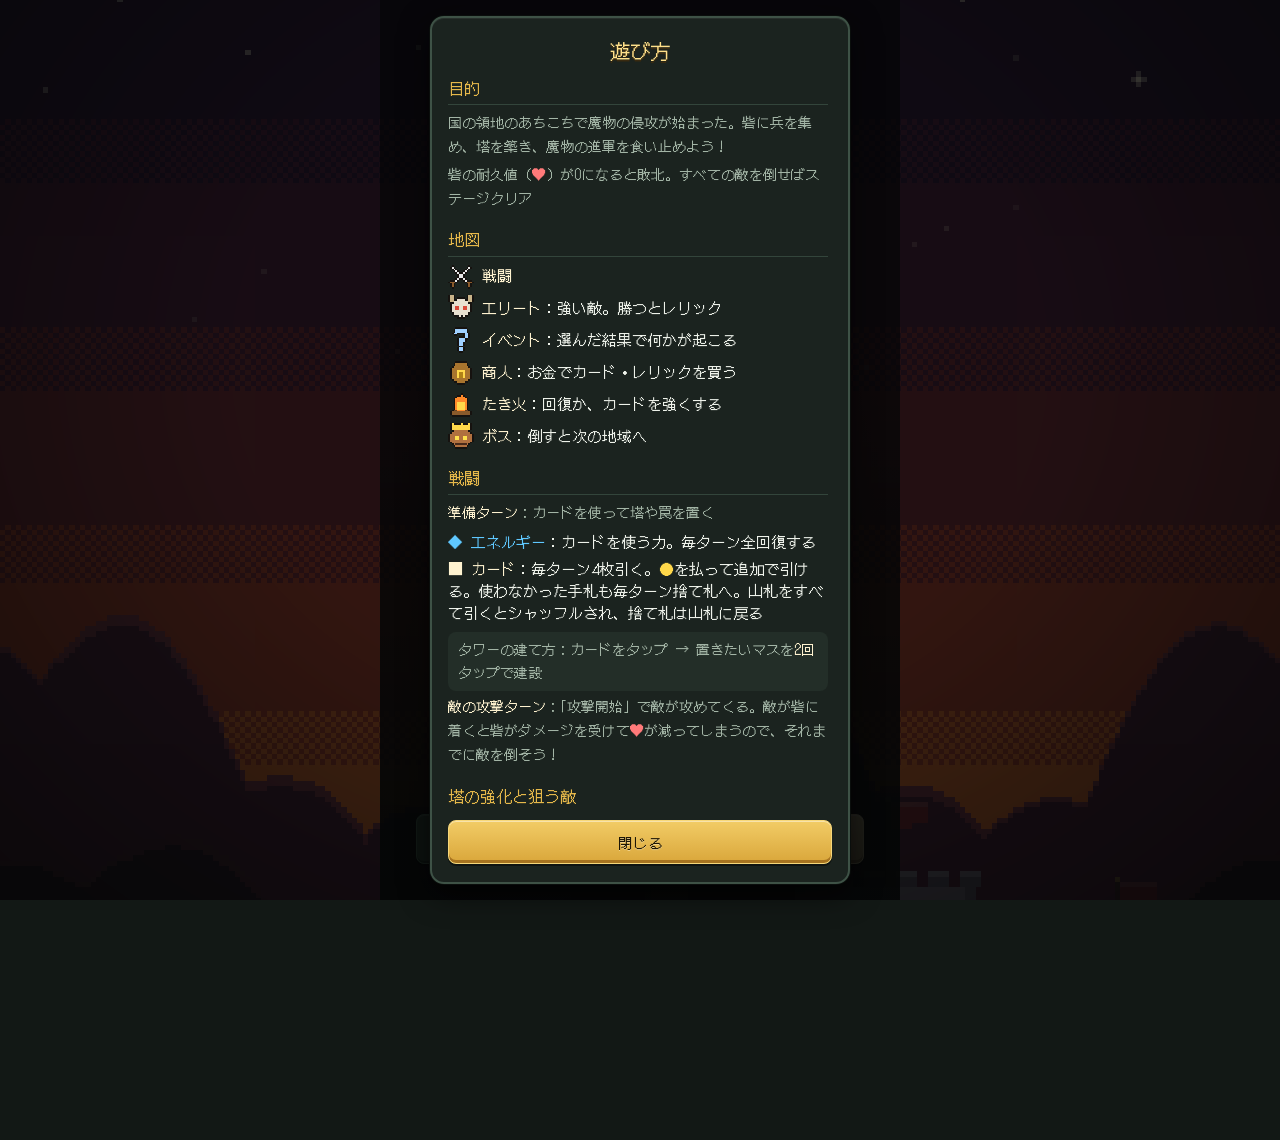
<file: index.html>
<!doctype html>
<html lang="ja">
<head>
<meta charset="utf-8">
<meta name="viewport" content="width=device-width,initial-scale=1,maximum-scale=1,user-scalable=no,viewport-fit=cover">
<meta name="theme-color" content="#121815">
<title>Slay the Syoppaiya</title>
<script>/* 起きたエラーを覚えておき、メニューの「音のテスト」に出す（実機で原因を調べるため） */window.__errs=[];window.addEventListener('error',function(e){window.__errs.push((e.message||'?')+' @'+String(e.filename||'').split('/').pop().split('?')[0]+':'+e.lineno);});window.addEventListener('unhandledrejection',function(e){window.__errs.push('promise: '+(e.reason&&e.reason.message||e.reason));});</script>
<link rel="preconnect" href="https://fonts.googleapis.com">
<link rel="preconnect" href="https://fonts.gstatic.com" crossorigin>
<link rel="stylesheet" href="https://fonts.googleapis.com/css2?family=DotGothic16&display=swap">
<link rel="stylesheet" href="css/style.css?v=20261024082144">
</head>
<body>

<!-- スタート画面：上にスワイプ（＝ページを下へ読み進める）で Safari のアドレスバーを細くしてから始める -->
<section id="start">
  <div class="title-top-btns">
    <!-- ページの更新（ホーム画面に追加して遊ぶ人は、ブラウザの更新ボタンがないため） -->
    <button type="button" id="t-reload" class="title-menu-btn title-reload-btn" aria-label="ページを更新"><svg viewBox="0 0 24 24" width="20" height="20" aria-hidden="true"><path d="M20 12a8 8 0 1 1-2.34-5.66" fill="none" stroke="currentColor" stroke-width="2.4" stroke-linecap="round"/><path d="M20.5 3.5v5h-5" fill="none" stroke="currentColor" stroke-width="2.4" stroke-linecap="round" stroke-linejoin="round"/></svg></button>
    <button type="button" id="t-menu" class="title-menu-btn">メニュー</button>
  </div>
  <canvas id="title-bg" width="240" height="426" aria-hidden="true"></canvas>
  <div class="start-inner">
    <div class="logo">
      <h1 class="logo-title"><canvas id="logo-cv" role="img" aria-label="Slay the Syoppaiya"></canvas><span class="vh">Slay the Syoppaiya</span></h1>
      <p class="logo-sub">デッキ構築 × タワーディフェンス</p>
    </div>
    <div class="title-menu" role="radiogroup" aria-label="始め方">
      <button type="button" id="t-cont" class="title-opt" aria-pressed="false"><b>つづきから</b><small id="t-cont-info"></small></button>
      <button type="button" id="t-new" class="title-opt" aria-pressed="true"><b>はじめから</b><small id="t-new-info">新しい挑戦を始める</small></button>
    </div>
    <p class="meta-line" id="t-meta"></p>
    <button type="button" id="t-help" class="title-help">はじめての方へ：遊び方</button>
    <button type="button" id="t-save" class="title-help title-save"><b>記録を消さないために</b></button>
    <div class="swipe">
      <div class="arrow" aria-hidden="true">▲<br>▲</div>
      <p>上にスワイプしてスタート</p>
      <button type="button" id="pc-start" class="pc-only">クリックでスタート</button>
    </div>
    <p class="ver" id="ver" role="button" tabindex="0" aria-label="アップデート履歴">版 10/24 08:21</p>
  </div>
</section>

<!-- ワールドマップ -->
<section id="world" class="screen" data-screen hidden>
  <header class="runbar">
    <span class="hud-stats"><span class="hud-cmd-row"><b class="hud-cmd rb-cmd"></b><span class="hud-asc rb-asc-box" title="アセンション"><span class="hico" data-ico="flame"></span><b class="rb-asc">0</b></span></span><span class="hud-stats-row"><span class="hud-life">♥ <b class="rb-life"></b></span><span class="hud-gold">● <b class="rb-gold"></b></span></span></span>
    <span class="rb-title">草原</span>
    <span class="nav-btns"><button type="button" class="nav-btn ico-btn" data-nav="map" aria-label="マップ"><span class="hico" data-ico="map"></span></button><button type="button" class="nav-btn ico-btn" data-nav="deck" aria-label="デッキ"><span class="hico" data-ico="deck"></span><b class="deck-num rb-deck"></b></button><button type="button" class="nav-btn ico-btn help-btn" data-nav="help" aria-label="遊び方"><span class="hico" data-ico="help"></span></button></span>
  </header>
  <div class="relic-strip" id="relic-strip"></div>
  <div class="world-scroll scroll-y" id="world-scroll">
    <div class="world-map" id="world-map">
      <svg id="world-lines" aria-hidden="true"></svg>
    </div>
  </div>
  <div class="world-foot">
    <button type="button" id="world-menu-btn" class="menu-btn ico-btn" aria-label="設定"><span class="hico" data-ico="gear"></span></button>
    <button type="button" id="world-back" class="go" hidden>もどる</button>
    <p class="world-hint" id="world-hint">光っているマスを選んでください</p>
    <button type="button" class="deck-btn">デッキ <b class="rb-deck"></b>枚</button>
  </div>
</section>

<!-- 戦闘画面 -->
<main id="game" class="screen" data-screen hidden>
  <header class="hud">
    <span class="hud-stats"><span class="hud-cmd-row"><b id="h-cmd" class="hud-cmd"></b><span class="hud-asc" id="h-asc-box" title="アセンション"><span class="hico" data-ico="flame"></span><b id="h-asc">0</b></span></span><span class="hud-stats-row"><span class="hud-life" title="砦の耐久値">♥ <b id="h-life">20</b></span><span class="hud-gold" title="お金">● <b id="h-gold">20</b></span></span></span>
    <span class="hud-turn"><span id="h-floor" class="hud-floor"></span><span class="hud-turn-row"><b id="h-phase">準備</b> <span id="h-turn">1/5</span><span id="h-left" class="hud-left"></span></span></span>
    <span class="nav-btns"><button type="button" class="nav-btn ico-btn" data-nav="map" aria-label="マップ"><span class="hico" data-ico="map"></span></button><button type="button" class="nav-btn ico-btn" data-nav="deck" aria-label="デッキ"><span class="hico" data-ico="deck"></span><b class="deck-num" id="h-deck"></b></button><button type="button" class="nav-btn ico-btn menu-nav" data-nav="menu" aria-label="設定"><span class="hico" data-ico="gear"></span></button></span>
  </header>

  <div class="relic-strip battle-relics scroll-y" id="b-relics"></div>
  <div class="stage" id="stage">
    <canvas id="map"></canvas>
    <div class="rampart" id="rampart" aria-hidden="true"></div>
    <div class="banner" id="banner"></div>
    <div class="toast" id="toast" role="status"></div>
    <div class="bubble" id="gate-info" hidden></div>
  </div>

  <div class="actions">
    <button type="button" id="btn-draw"><span>ドロー</span><small>● <span id="draw-cost">15</span></small></button>
    <label class="speed" for="speed"><span id="speed-val">×1</span><input type="range" id="speed" min="1" max="4" step="1" value="1" aria-label="速度（1〜4倍）"></label>
    <button type="button" id="btn-go" class="go">攻撃開始</button>
  </div>

  <div class="hand-bar">
    <span class="energy" title="エネルギー"><span class="en-label">エネルギー</span><span id="h-energy"></span></span>
    <span class="piles"><button type="button" class="pile-btn" id="btn-pile-draw" aria-label="山札の内訳"><span class="pile-ico-wrap"><span class="hico" data-ico="drawpile"></span><b id="h-draw" class="pile-num">0</b></span>山札</button><button type="button" class="pile-btn disc" id="btn-pile-disc" aria-label="捨て札の内訳"><span class="pile-ico-wrap"><span class="hico" data-ico="discard"></span><b id="h-disc" class="pile-num">0</b></span>捨て札</button></span>
  </div>
  <div class="hand" id="hand"></div>

  <!-- タワーをタップした時の小窓 -->
  <div class="sheet" id="tower-sheet" hidden>
    <div class="sheet-head"><b id="ts-name"></b> <span id="ts-lv"></span></div>
    <div id="ts-stats" class="stat-table"></div>
    <div class="sheet-btns">
      <button type="button" id="ts-target" class="target-btn"></button>
      <button type="button" id="ts-up" class="up">強化</button>
    </div>
  </div>
</main>

<!-- 指揮官を選ぶ（2026-10-23 新デザイン：象徴マークをタップすると、その指揮官の全身の絵が背景にドンと出る） -->
<section id="cmdsel" class="screen" data-screen hidden>
  <canvas id="cs-hero" aria-hidden="true"></canvas>
  <div id="cs-flash"></div>
  <div id="cs-shade"></div>
  <div class="cs-ui">
    <div class="cs-spacer"></div>
    <div id="cs-info"><h2 id="cs-name"></h2><div id="cs-life"></div><p id="cs-sub"></p><div id="cs-relic"></div></div>
    <p id="cs-prompt">指揮官を選択してください</p>
    <div id="cs-tiles"></div>
    <div id="cs-foot"></div>
  </div>
</section>

<!-- 報酬・イベント・商人・たき火・ランの終わり（中身は screens.js が作る） -->
<section id="panel" class="screen" data-screen hidden>
  <header class="runbar">
    <span class="hud-stats"><span class="hud-cmd-row"><b class="hud-cmd rb-cmd"></b><span class="hud-asc rb-asc-box" title="アセンション"><span class="hico" data-ico="flame"></span><b class="rb-asc">0</b></span></span><span class="hud-stats-row"><span class="hud-life">♥ <b class="rb-life"></b></span><span class="hud-gold">● <b class="rb-gold"></b></span></span></span>
    <span class="rb-title" id="panel-kind"></span>
    <span class="nav-btns"><button type="button" class="nav-btn ico-btn" data-nav="map" aria-label="マップ"><span class="hico" data-ico="map"></span></button><button type="button" class="nav-btn ico-btn" data-nav="deck" aria-label="デッキ"><span class="hico" data-ico="deck"></span><b class="deck-num rb-deck"></b></button><button type="button" class="nav-btn ico-btn help-btn" data-nav="help" aria-label="遊び方"><span class="hico" data-ico="help"></span></button></span>
  </header>
  <div class="relic-strip battle-relics scroll-y" id="p-relics"></div>
  <div class="panel-body scroll-y" id="panel-body"></div>
  <div class="panel-foot" id="panel-foot"></div>
</section>

<!-- カードの詳細（長押し） -->
<div class="modal" id="detail" hidden>
  <div class="modal-box">
    <canvas id="detail-art" width="34" height="36"></canvas>
    <h2 id="d-name"></h2>
    <p id="d-text"></p>
    <dl id="d-stats"></dl>
    <button type="button" id="d-close">閉じる</button>
  </div>
</div>

<!-- カードの一覧（山札・捨て札・デッキ） -->
<div class="modal" id="pile" hidden>
  <div class="modal-box">
    <h2 id="p-title"></h2>
    <ul class="pile-list scroll-y" id="p-list"></ul>
    <p id="p-note"></p>
    <button type="button" id="p-close">閉じる</button>
  </div>
</div>

<!-- ワールドマップのメニュー -->
<div class="modal" id="world-menu" hidden>
  <div class="modal-box menu-box scroll-y">
    <h2>メニュー</h2>
    <p id="wm-note">マスを1つ進めるたびに自動で保存しています。タイトルの「つづきから」で再開できます。</p>
    <div class="sound-row"><button type="button" id="wm-se">効果音：オン</button><button type="button" id="wm-bgm">BGM：オン</button></div>
    <label class="vol-row"><span>効果音の音量</span><input type="range" min="0" max="100" step="5" id="wm-sevol" aria-label="効果音の音量"></label>
    <label class="vol-row"><span>BGMの音量</span><input type="range" min="0" max="100" step="5" id="wm-bgmvol" aria-label="BGMの音量"></label>
    <button type="button" id="wm-skin">戦闘画面：砦</button>
    <button type="button" id="wm-help">遊び方</button>
    <button type="button" id="wm-data">データの引き継ぎ</button>
    <button type="button" id="wm-update">アップデート更新</button>
    <button type="button" id="wm-test">音のテスト</button>
    <p class="sound-note" id="wm-sound-state">マナーモード中のiPhoneでは音が出ないことがあります。</p>
    <button type="button" id="wm-title" class="go">タイトルに戻る</button>
    <button type="button" id="wm-close">閉じる</button>
  </div>
</div>

<!-- タイトルのメニュー（音の設定・遊び方・データの引き継ぎ） -->
<div class="modal" id="title-menu" hidden>
  <div class="modal-box menu-box scroll-y">
    <h2>メニュー</h2>
    <div class="sound-row"><button type="button" id="tm-se">効果音：オン</button><button type="button" id="tm-bgm">BGM：オン</button></div>
    <label class="vol-row"><span>効果音の音量</span><input type="range" min="0" max="100" step="5" id="tm-sevol" aria-label="効果音の音量"></label>
    <label class="vol-row"><span>BGMの音量</span><input type="range" min="0" max="100" step="5" id="tm-bgmvol" aria-label="BGMの音量"></label>
    <button type="button" id="tm-skin">戦闘画面：砦</button>
    <button type="button" id="tm-help">遊び方</button>
    <button type="button" id="tm-data">データの引き継ぎ</button>
    <button type="button" id="tm-update">アップデート更新</button>
    <button type="button" id="tm-close">閉じる</button>
  </div>
</div>

<!-- データの引き継ぎ（書き出し・読み込み） -->
<div class="modal" id="data-modal" hidden>
  <div class="modal-box wide data-box">
    <h2>データの引き継ぎ</h2>
    <div class="data-body scroll-y">
      <p>別の端末・別のブラウザで続きから遊ぶためのものです。引き継げるのは、経験値・解放・アセンション・クリアの記録と、途中のラン（つづきから）です。戦闘の途中だった時は、その戦闘の始めから続きます。</p>
      <h3>① 今の記録を書き出す</h3>
      <p>下の文字をコピーして、メモなどに保存してください。</p>
      <textarea id="dt-out" readonly rows="4" autocapitalize="off" autocorrect="off" spellcheck="false"></textarea>
      <button type="button" id="dt-copy" class="go">コピーする</button>
      <h3>② 記録を読み込む</h3>
      <p>保存しておいた文字を、新しい方で貼り付けます。</p>
      <textarea id="dt-in" rows="4" placeholder="ここに貼り付け" autocapitalize="off" autocorrect="off" autocomplete="off" spellcheck="false"></textarea>
      <p class="data-msg" id="dt-msg"></p>
      <button type="button" id="dt-load">読み込む</button>
    </div>
    <button type="button" id="dt-close">閉じる</button>
  </div>
</div>

<!-- デッキからカードを1枚選ぶ（手放す時など） -->
<div class="modal" id="picker" hidden>
  <div class="modal-box wide scroll-y">
    <h2 id="pk-title"></h2>
    <div class="cards-grid scroll-y" id="pk-grid"></div>
    <p id="pk-text" class="pk-text"></p>
    <button type="button" id="pk-ok" class="go" disabled>決定</button>
    <button type="button" id="pk-cancel">やめる</button>
  </div>
</div>

<!-- 遊び方（タイトル・メニュー・画面上の「？」から開く） -->
<div class="modal" id="help" hidden>
  <div class="modal-box wide help-box">
    <h2>遊び方</h2>
    <div class="help-body scroll-y" id="help-body"></div>
    <button type="button" id="help-close" class="go">閉じる</button>
  </div>
</div>

<!-- アップデート履歴（タイトル画面の右下の「版」の文字をタップで開く。2026-10-23） -->
<div class="modal" id="updates" hidden>
  <div class="modal-box wide help-box upd-box">
    <h2>アップデート履歴</h2>
    <div class="upd-head" id="upd-head"></div>
    <div class="help-body scroll-y upd-list" id="upd-list"></div>
    <button type="button" id="upd-close" class="go">閉じる</button>
  </div>
</div>

<div id="tap-sound" hidden>♪ 画面をタップすると音が出ます</div>
<div id="rotate"><p>画面を縦にしてください</p></div>

<script src="js/data.js?v=20261024082144"></script>
<script src="js/battle.js?v=20261024082144"></script>
<script src="js/run.js?v=20261024082144"></script>
<script src="js/sprites.js?v=20261024082144"></script>
<script src="js/relicart.js?v=20261024082144"></script>
<script src="js/battleskin.js?v=20261024082144"></script>
<script src="js/hudicons.js?v=20261024082144"></script>
<script src="js/dotart.js?v=20261024082144"></script>
<script src="js/towerart.js?v=20261024082144"></script>
<script src="js/enemyart.js?v=20261024082144"></script>
<script src="js/render.js?v=20261024082144"></script>
<script src="js/sound.js?v=20261024082144"></script>
<script src="js/bossbgm.js?v=20261024082144"></script>
<script src="js/ui.js?v=20261024082144"></script>
<script src="js/stats.js?v=20261024082144"></script>
<script src="js/updates.js?v=20261024082144"></script>
<script src="js/screens.js?v=20261024082144"></script>
<script src="js/logo.js?v=20261024082144"></script>
<script src="js/worldbg.js?v=20261024082144"></script>
<script src="js/eventart.js?v=20261024082144"></script>
<script src="js/cmdart.js?v=20261024082144"></script>
</body>
</html>
</file>
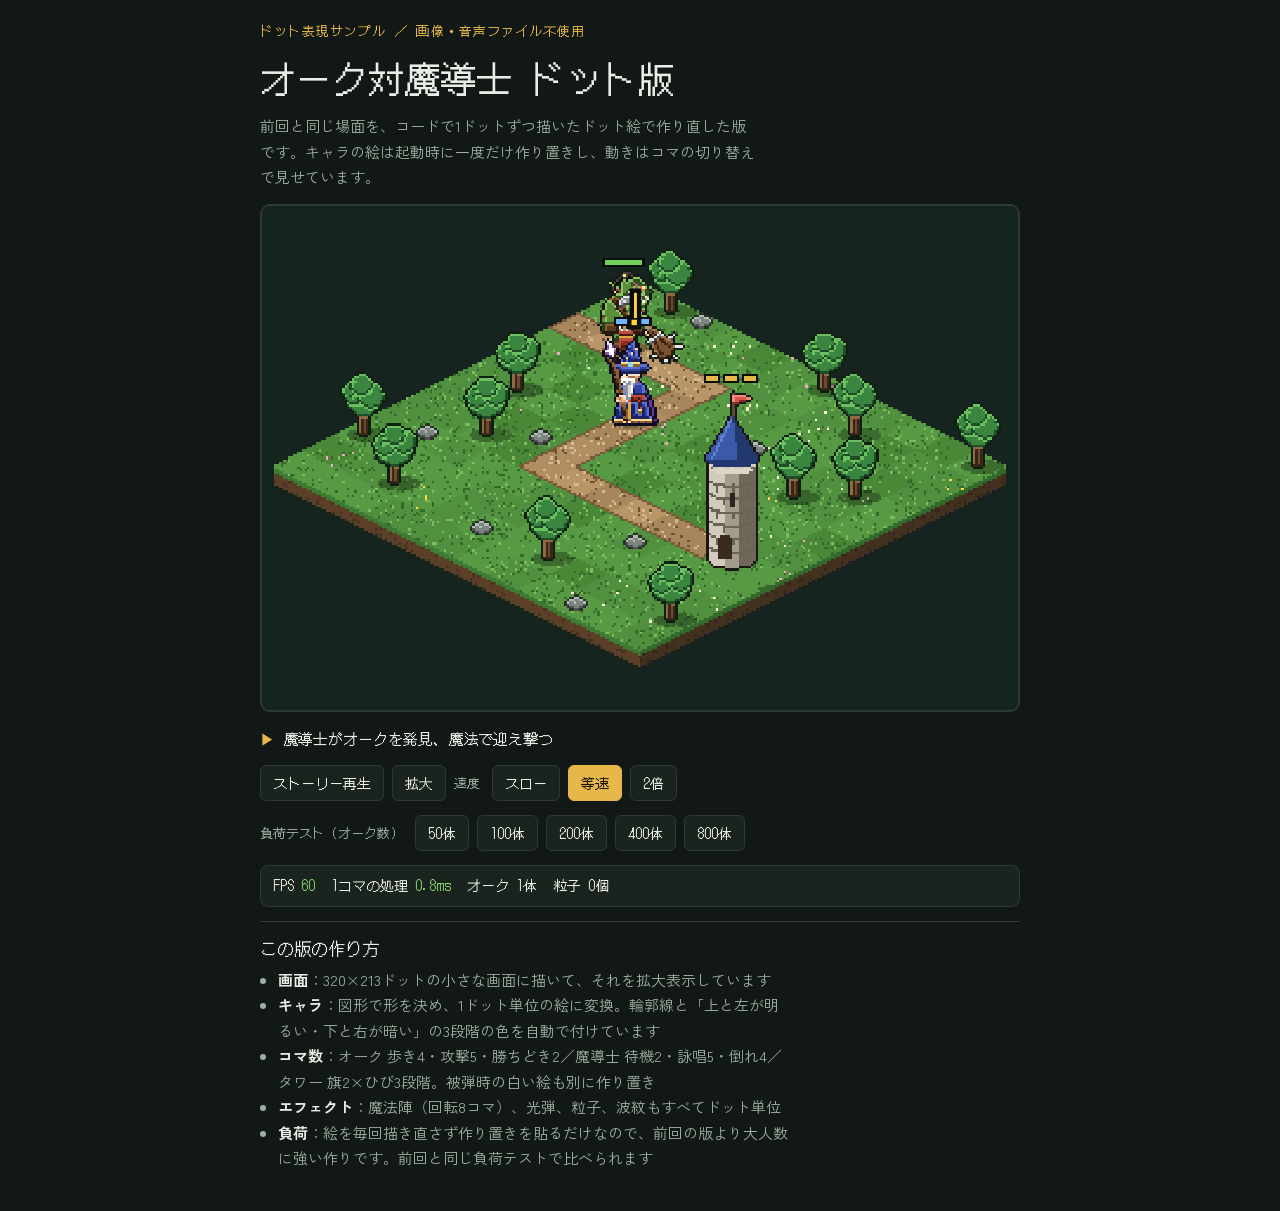
<file: samples/orc-vs-mage-dot.html>
<!doctype html>
<html lang="ja">
<head>
<meta charset="utf-8">
<meta name="viewport" content="width=device-width,initial-scale=1,viewport-fit=cover">
<title>オーク対魔導士 ドット版</title>
<link rel="preconnect" href="https://fonts.googleapis.com">
<link rel="preconnect" href="https://fonts.gstatic.com" crossorigin>
<link rel="stylesheet" href="https://fonts.googleapis.com/css2?family=DotGothic16&family=Zen+Kaku+Gothic+New:wght@400;700&display=swap">
<style>
/* Layout: one narrow column — framed pixel game screen, playback row, load-test row, short notes. Single deliberate dark "game cabinet" look. */
:root{
  --bg:#121815;
  --panel:#1b231f;
  --line:#2b3a32;
  --fg:#e8eee5;
  --muted:#9db0a1;
  --accent:#e6b84a;
  --good:#7fd36a;
  --warn:#ffb347;
  --bad:#ff6b5b;
  --display:"DotGothic16","Hiragino Kaku Gothic ProN","Yu Gothic",sans-serif;
  --body:"Zen Kaku Gothic New","Hiragino Kaku Gothic ProN","Yu Gothic",system-ui,sans-serif;
  color-scheme:dark;
}
*{box-sizing:border-box}
html,body{background:var(--bg);color:var(--fg)}
body{margin:0}
body{font-family:var(--body);font-size:15px;line-height:1.7;
  padding-left:max(16px,env(safe-area-inset-left,0px));
  padding-right:max(16px,env(safe-area-inset-right,0px));
  padding-block:20px 40px}
.wrap{max-width:760px;margin:0 auto;display:flex;flex-direction:column;gap:14px}
.eyebrow{font-family:var(--display);color:var(--accent);letter-spacing:.08em;font-size:13px;margin:0}
h1{font-family:var(--display);font-weight:400;font-size:clamp(26px,6vw,36px);line-height:1.2;margin:0;text-wrap:balance}
.lead{color:var(--muted);margin:0;max-width:62ch}
.screen{position:relative;border:2px solid var(--line);border-radius:10px;overflow:hidden;background:#0d1411}
canvas{display:block;width:100%;aspect-ratio:3/2;max-width:100%;image-rendering:pixelated}
.row{display:flex;flex-wrap:wrap;gap:8px;align-items:center}
.row .label{font-family:var(--display);color:var(--muted);font-size:13px;margin-right:4px}
.status{font-family:var(--display);font-size:15px;margin:0;min-height:1.6em}
.status::before{content:"▶ ";color:var(--accent)}
.meter{font-family:var(--display);font-variant-numeric:tabular-nums;display:flex;flex-wrap:wrap;gap:6px 16px;background:var(--panel);border:1px solid var(--line);border-radius:8px;padding:8px 12px;font-size:14px}
.meter b{font-weight:400}
.ok{color:var(--good)}.mid{color:var(--warn)}.ng{color:var(--bad)}
button{font-family:var(--display);font-size:14px;color:var(--fg);background:var(--panel);border:1px solid var(--line);border-radius:6px;padding:7px 12px;cursor:pointer}
button:hover{border-color:var(--accent)}
button:focus-visible{outline:2px solid var(--accent);outline-offset:2px}
button[aria-pressed="true"]{background:var(--accent);color:#1b1505;border-color:var(--accent)}
.notes{border-top:1px solid var(--line);padding-top:12px;display:flex;flex-direction:column;gap:12px}
.notes h2{font-family:var(--display);font-weight:400;font-size:17px;margin:0 0 4px}
.notes ul{margin:0;padding-left:1.2em;color:var(--muted);max-width:66ch}
.notes li b{color:var(--fg);font-weight:700}
</style>
</head>
<body>

<div class="wrap">
  <p class="eyebrow">ドット表現サンプル ／ 画像・音声ファイル不使用</p>
  <h1>オーク対魔導士 ドット版</h1>
  <p class="lead">前回と同じ場面を、コードで1ドットずつ描いたドット絵で作り直した版です。キャラの絵は起動時に一度だけ作り置きし、動きはコマの切り替えで見せています。</p>

  <div class="screen"><canvas id="cv" aria-label="ドット絵のオークと魔導士の戦闘アニメーション"></canvas></div>

  <p class="status" id="status">オークが一本道を進む</p>

  <div class="row">
    <button id="replay" type="button">ストーリー再生</button>
    <button id="zoom" type="button" aria-pressed="false">拡大</button>
    <span class="label">速度</span>
    <button type="button" data-speed="0.3" aria-pressed="false">スロー</button>
    <button type="button" data-speed="1" aria-pressed="true">等速</button>
    <button type="button" data-speed="2" aria-pressed="false">2倍</button>
  </div>

  <div class="row">
    <span class="label">負荷テスト（オーク数）</span>
    <button type="button" data-crowd="50">50体</button>
    <button type="button" data-crowd="100">100体</button>
    <button type="button" data-crowd="200">200体</button>
    <button type="button" data-crowd="400">400体</button>
    <button type="button" data-crowd="800">800体</button>
  </div>
  <div class="meter" aria-live="polite">
    <span>FPS <b id="fps">--</b></span>
    <span>1コマの処理 <b id="ms">--</b></span>
    <span>オーク <b id="cnt">1</b>体</span>
    <span>粒子 <b id="pc">0</b>個</span>
  </div>

  <section class="notes">
    <div>
      <h2>この版の作り方</h2>
      <ul>
        <li><b>画面</b>：320×213ドットの小さな画面に描いて、それを拡大表示しています</li>
        <li><b>キャラ</b>：図形で形を決め、1ドット単位の絵に変換。輪郭線と「上と左が明るい・下と右が暗い」の3段階の色を自動で付けています</li>
        <li><b>コマ数</b>：オーク 歩き4・攻撃5・勝ちどき2／魔導士 待機2・詠唱5・倒れ4／タワー 旗2×ひび3段階。被弾時の白い絵も別に作り置き</li>
        <li><b>エフェクト</b>：魔法陣（回転8コマ）、光弾、粒子、波紋もすべてドット単位</li>
        <li><b>負荷</b>：絵を毎回描き直さず作り置きを貼るだけなので、前回の版より大人数に強い作りです。前回と同じ負荷テストで比べられます</li>
      </ul>
    </div>
  </section>
</div>

<script>
(function(){
/* ================= pixel rasterizer ================= */
const RAMPS={
  green:['#2f5220','#5a8e3c','#8cc45f'],greenB:['#22401a','#46702d','#5f9440'],
  leather:['#2e1b0e','#5b3a21','#8a5a32'],boot:['#1f140c','#3a2616','#5a3d24'],
  cloth:['#4a1712','#8a2f24','#c24a3a'],gold:['#8a6420','#d9ad45','#ffe08a'],
  metal:['#41484c','#8a9398','#e4e8ea'],wood:['#3d2512','#7a5230','#a87c4e'],
  bone:['#a89a76','#e6dcc0','#fffaf0'],hair:['#0e0c0a','#24201a','#4a4236'],
  robe:['#1a2462','#33459e','#5a72d8'],cape:['#1c1030','#3a2262','#5e3e98'],
  skin:['#a8714e','#e0ad86','#ffe2c4'],beard:['#8e93a2','#d8dbe4','#ffffff'],
  crystal:['#5a2fa0','#9a6ad8','#efe4ff'],staff:['#2e1a0a','#5e3a1a','#8f6038'],
  stone:['#6f6858','#a39b8b','#d2cbbb'],roof:['#22386e','#3a5aa8','#5b7fd0'],
  flag:['#8a2a26','#d9534f','#f08a7a'],trunk:['#3a2616','#6b4a2e','#8f6a44'],
  leaf:['#1f4d27','#3a8540','#6cbf5e'],rock:['#4e5551','#7d8580','#b4bcb7']
};
const SPECS=[],SPECID={};
function sid(s){
  if(SPECID[s]!==undefined)return SPECID[s];
  const o={};let t=s;if(t[0]==='!'){o.no=true;t=t.slice(1);}
  if(t[0]==='#')o.hex=t;else{const m=t.match(/^([a-zA-Z]+)(\d)?$/);o.ramp=m[1];o.tone=m[2]!==undefined?+m[2]:-1;}
  SPECS.push(o);return SPECID[s]=SPECS.length-1;
}
const HEXC={};
function rgb(h){if(HEXC[h])return HEXC[h];const n=parseInt(h.slice(1),16);return HEXC[h]=[n>>16&255,n>>8&255,n&255];}
function pip(p,x,y){let c=false;const n=p.length/2;for(let i=0,j=n-1;i<n;j=i++){const xi=p[i*2],yi=p[i*2+1],xj=p[j*2],yj=p[j*2+1];if(((yi>y)!==(yj>y))&&(x<(xj-xi)*(y-yi)/(yj-yi)+xi))c=!c;}return c;}
function dseg(px,py,x0,y0,x1,y1){const dx=x1-x0,dy=y1-y0,l=dx*dx+dy*dy;let t=l?((px-x0)*dx+(py-y0)*dy)/l:0;t=Math.max(0,Math.min(1,t));return Math.hypot(px-x0-dx*t,py-y0-dy*t);}
function bz(x0,y0,a,b,c,d,x1,y1,n){n=n||8;const o=[];for(let i=1;i<=n;i++){const t=i/n,u=1-t;o.push(u*u*u*x0+3*u*u*t*a+3*u*t*t*c+t*t*t*x1,u*u*u*y0+3*u*u*t*b+3*u*t*t*d+t*t*t*y1);}return o;}
function qz(x0,y0,a,b,x1,y1,n){n=n||6;const o=[];for(let i=1;i<=n;i++){const t=i/n,u=1-t;o.push(u*u*x0+2*u*t*a+t*t*x1,u*u*y0+2*u*t*b+t*t*y1);}return o;}
const lerp=(a,b,t)=>a+(b-a)*t;
const clamp=(v,a,b)=>Math.max(a,Math.min(b,v));
const easeOut=t=>1-(1-t)*(1-t);
const easeIn=t=>t*t;

class Painter{
  constructor(w,h,ax,ay,fz){this.w=w;this.h=h;this.ax=ax;this.ay=ay;this.buf=new Int16Array(w*h).fill(-1);this.part=new Int16Array(w*h);this.pid=0;this.m=[fz,0,0,fz,ax,ay];this.st=[];}
  push(){this.st.push(this.m.slice());}
  pop(){this.m=this.st.pop();}
  mul(n){const m=this.m;this.m=[m[0]*n[0]+m[2]*n[1],m[1]*n[0]+m[3]*n[1],m[0]*n[2]+m[2]*n[3],m[1]*n[2]+m[3]*n[3],m[0]*n[4]+m[2]*n[5]+m[4],m[1]*n[4]+m[3]*n[5]+m[5]];}
  translate(x,y){this.mul([1,0,0,1,x,y]);}
  rotate(a){const c=Math.cos(a),s=Math.sin(a);this.mul([c,s,-s,c,0,0]);}
  scale(x,y){this.mul([x,0,0,y,0,0]);}
  ap(x,y){const m=this.m;return[m[0]*x+m[2]*y+m[4],m[1]*x+m[3]*y+m[5]];}
  set(x,y,id){if(x>=0&&y>=0&&x<this.w&&y<this.h){this.buf[y*this.w+x]=id;this.part[y*this.w+x]=this.pid;}}
  fill(bb,test,col){
    const id=sid(col);this.pid++;const m=this.m;const det=m[0]*m[3]-m[1]*m[2];
    const ia=m[3]/det,ib=-m[1]/det,ic=-m[2]/det,id2=m[0]/det,ie=-(ia*m[4]+ic*m[5]),iff=-(ib*m[4]+id2*m[5]);
    let x0=1e9,y0=1e9,x1=-1e9,y1=-1e9;
    for(const c of [[bb[0],bb[1]],[bb[2],bb[1]],[bb[0],bb[3]],[bb[2],bb[3]]]){const p=this.ap(c[0],c[1]);x0=Math.min(x0,p[0]);x1=Math.max(x1,p[0]);y0=Math.min(y0,p[1]);y1=Math.max(y1,p[1]);}
    x0=Math.max(0,Math.floor(x0));y0=Math.max(0,Math.floor(y0));x1=Math.min(this.w-1,Math.ceil(x1));y1=Math.min(this.h-1,Math.ceil(y1));
    for(let py=y0;py<=y1;py++)for(let px=x0;px<=x1;px++){const X=px+.5,Y=py+.5;if(test(ia*X+ic*Y+ie,ib*X+id2*Y+iff)){this.buf[py*this.w+px]=id;this.part[py*this.w+px]=this.pid;}}
  }
  ell(cx,cy,rx,ry,col){this.fill([cx-rx,cy-ry,cx+rx,cy+ry],(x,y)=>((x-cx)/rx)**2+((y-cy)/ry)**2<=1,col);}
  rect(x,y,w,h,col){this.fill([x,y,x+w,y+h],(a,b)=>a>=x&&a<=x+w&&b>=y&&b<=y+h,col);}
  ring(cx,cy,r0,r1,col){this.fill([cx-r1,cy-r1,cx+r1,cy+r1],(x,y)=>{const d=Math.hypot(x-cx,y-cy);return d>=r0&&d<=r1;},col);}
  poly(p,col){let x0=1e9,y0=1e9,x1=-1e9,y1=-1e9;for(let i=0;i<p.length;i+=2){x0=Math.min(x0,p[i]);x1=Math.max(x1,p[i]);y0=Math.min(y0,p[i+1]);y1=Math.max(y1,p[i+1]);}this.fill([x0,y0,x1,y1],(x,y)=>pip(p,x,y),col);}
  cap(p,r,col){let x0=1e9,y0=1e9,x1=-1e9,y1=-1e9;for(let i=0;i<p.length;i+=2){x0=Math.min(x0,p[i]);x1=Math.max(x1,p[i]);y0=Math.min(y0,p[i+1]);y1=Math.max(y1,p[i+1]);}
    this.fill([x0-r,y0-r,x1+r,y1+r],(x,y)=>{for(let i=0;i+3<p.length;i+=2)if(dseg(x,y,p[i],p[i+1],p[i+2],p[i+3])<=r)return true;return false;},col);}
  line(x0,y0,x1,y1,col){const id=sid(col);const a=this.ap(x0,y0),b=this.ap(x1,y1);const n=Math.max(1,Math.ceil(Math.hypot(b[0]-a[0],b[1]-a[1])*1.5));for(let i=0;i<=n;i++){const t=i/n;this.set(Math.floor(lerp(a[0],b[0],t)),Math.floor(lerp(a[1],b[1],t)),id);}}
  dot(x,y,col){const p=this.ap(x,y);this.set(Math.floor(p[0]),Math.floor(p[1]),sid(col));}
}
function bake(P,ol){
  const {w,h,buf,part}=P;
  const mk=()=>{const c=document.createElement('canvas');c.width=w;c.height=h;return c;};
  const out=mk(),fl=mk();const g=out.getContext('2d'),g2=fl.getContext('2d');
  const im=g.createImageData(w,h),im2=g2.createImageData(w,h);
  const at=(x,y)=>(x<0||y<0||x>=w||y>=h)?-1:buf[y*w+x];
  const pt=(x,y)=>(x<0||y<0||x>=w||y>=h)?-1:part[y*w+x];
  const olc=ol?rgb(ol):null;
  for(let y=0;y<h;y++)for(let x=0;x<w;x++){
    const i=y*w+x,id=buf[i];let c=null,isOL=false,fx=false;
    if(id>=0){const s=SPECS[id];fx=!!s.no;
      if(s.hex)c=rgb(s.hex);
      else{let t=s.tone;
        if(t<0){const r=s.ramp,me=part[i];const same=(xx,yy)=>{const v=at(xx,yy);return v>=0&&SPECS[v].ramp===r&&pt(xx,yy)===me;};
          const up=same(x,y-1),dn=same(x,y+1),rt=same(x+1,y),lf=same(x-1,y);
          t=!up?2:(!dn||!rt)?0:!lf?2:1;}
        c=rgb(RAMPS[s.ramp][t]);}
    }else if(olc){
      for(const v of [at(x-1,y),at(x+1,y),at(x,y-1),at(x,y+1)])if(v>=0&&!SPECS[v].no){c=olc;isOL=true;break;}
    }
    if(c){const k=i*4;im.data[k]=c[0];im.data[k+1]=c[1];im.data[k+2]=c[2];im.data[k+3]=255;
      if(!fx){const f=isOL?c:[255,248,236];im2.data[k]=f[0];im2.data[k+1]=f[1];im2.data[k+2]=f[2];im2.data[k+3]=255;}}
  }
  g.putImageData(im,0,0);g2.putImageData(im2,0,0);
  return{c:out,f:fl,ax:P.ax,ay:P.ay};
}

/* ================= sprite designs ================= */
const FZ=.75;
function orcDraw(P,o){
  const leg=(hx,a,back)=>{P.push();P.translate(hx,-11);P.rotate(a);P.rect(-3.2,0,6.4,8,back?'greenB':'green');
    P.poly([-3.6,6,3.4,6,4,9.2,6.6,10.2,6.6,12,-3.8,12],'boot');P.line(-3,8,3.8,8,'leather2');P.pop();};
  leg(-2,-o.legA,true);leg(3,o.legA,false);
  P.translate(0,o.bob);P.translate(0,-11);P.rotate(o.lean);P.translate(0,11);
  P.push();P.translate(-6,-24);P.rotate(o.armB);P.rect(-3,-2,6,13,'greenB');P.rect(-3.4,6,6.8,4,'leather');P.ell(0,12,3.3,3.3,'greenB');P.pop();
  P.poly([-8,-10,...bz(-8,-10,-13,-16,-13,-26,-6,-29),...bz(-6,-29,-1,-32,8,-30,11,-24),...bz(11,-24,13,-19,12,-13,8,-10)],'green');
  P.line(1,-22,5,-20,'green0');P.line(5,-20,10,-21.5,'green0');P.line(5,-19,5.3,-12.5,'green0');P.line(3.5,-16.5,8.5,-16.8,'green0');
  P.poly([-8,-27,-4.2,-29.2,10.2,-12.4,6.2,-11],'leather');P.dot(1.6,-20.4,'metal2');
  P.rect(-10,-13,20,4.5,'leather');
  P.ell(1,-10.8,3.2,3,'bone');P.dot(-.2,-11.6,'#2a2018');P.dot(2.2,-11.6,'#2a2018');
  const sw=o.sway;
  P.poly([-3,-8.6,5,-8.6,...qz(5,-8.6,6+sw,-3,4+sw,1),3+sw,0,2+sw,1.3,1+sw,0,0+sw,1.3,-1+sw,0,-2+sw,1,...qz(-2+sw,1,-3+sw*.5,-4,-3,-8.6)],'cloth');
  P.line(-2.6,-6.5,5,-6.5,'gold1');
  P.push();P.translate(4,-30);
  P.poly([-3,-2,-12,-7,-9,-3,-3,2],'green');P.poly([-4.5,-1.5,-10,-5.5,-8,-3,-4.5,.5],'#8a4a3e');P.dot(-9,-1,'gold2');
  P.poly([-4,3,...bz(-4,3,-7,-2,-6,-9,0,-10),...bz(0,-10,5,-11,9,-7,9,-3),10.5,-1,...qz(10.5,-1,11,1,9.5,2),...bz(9.5,2,10,5,8,8,3,8),...bz(3,8,0,8,-3,6,-4,3)],'green');
  P.cap([-4,-10,...qz(-4,-10,-9,-7+sw*.4,-10,-1+sw*.6)],1.1,'hair');
  P.ell(-2,-10.2,3.2,2.6,'hair');P.dot(-4,-10.6,'gold2');
  P.poly([1,-5.5,...qz(1,-5.5,6,-8.6,10.2,-4.6),9.6,-3.4,...qz(9.6,-3.4,6,-6,1.6,-4.1)],'green0');
  P.ell(6.9,-3.3,1.4,.95,'#ff6a2a');P.dot(7.3,-3.8,'#fff3c0');
  P.line(9.8,-3,11,-.6,'green0');P.line(11,-.6,10,.6,'green0');
  P.line(5,3.4,9.6,3,'green0');
  P.line(2,-7,5,-1.2,'#b06a5a');P.line(1.6,.4,5.4,.9,'#962a20');
  P.poly([5,4.2,...qz(5,4.2,4.4,.4,6.5,-.9),...qz(6.5,-.9,6.5,2,7.4,4.2)],'bone');
  P.poly([8.2,3.8,...qz(8.2,3.8,8,.8,9.7,-.3),...qz(9.7,-.3,9.8,2,10.3,3.6)],'bone');
  P.pop();
  if(o.smear){const a0=-1.7,a1=Math.min(o.ang,1.25),p=[];
    for(let i=0;i<=12;i++){const a=lerp(a0,a1,i/12);p.push(4+Math.cos(a)*38,-23+Math.sin(a)*38);}
    for(let i=12;i>=0;i--){const a=lerp(a0,a1,i/12),r=36-i*.5;p.push(4+Math.cos(a)*r,-23+Math.sin(a)*r);}
    P.poly(p,'!#fff3c8');}
  P.push();P.translate(4,-23);P.rotate(o.ang);
  P.rect(-1,-3.8,11,7.6,'green');
  P.rect(5,-4.2,5,8.4,'leather');P.dot(6.4,-2.4,'metal2');P.dot(6.4,2.4,'metal2');
  P.rect(10,-1.9,7,3.8,'bone');P.line(12,1.4,13,-1.4,'bone0');P.line(14.6,1.4,15.6,-1.4,'bone0');
  P.poly([16,-2.2,...bz(16,-2.2,22,-3.2,28,-7.5,33,-5.5),...bz(33,-5.5,37,-3,37,3,33,5.5),...bz(33,5.5,28,7.5,22,3.2,16,2.2)],'wood');
  P.line(20,-1,31,-3.4,'wood0');P.line(21,1.4,32,2.8,'wood0');
  P.rect(21.5,-4.6,2.4,9.2,'metal');
  for(const sp of [[28,-6.2],[33,-5.6],[36.4,-1.6],[35.8,3.4],[30,6.4]]){const dx=sp[0]-28,dy=sp[1],L=Math.hypot(dx,dy)||1,ux=dx/L,uy=dy/L;
    P.poly([sp[0]-uy*1.5,sp[1]+ux*1.5,sp[0]+ux*4.2,sp[1]+uy*4.2,sp[0]+uy*1.5,sp[1]-ux*1.5],'metal');}
  P.ell(10.5,0,3.9,3.9,'green');
  P.pop();
  const pa=[];for(let i=0;i<=12;i++){const a=lerp(Math.PI*.95,Math.PI*2.05,i/12);const x=Math.cos(a)*6.8,y=Math.sin(a)*4.8,c=Math.cos(-.25),s=Math.sin(-.25);pa.push(4+x*c-y*s,-25+x*s+y*c);}
  P.poly(pa,'metal');P.dot(1,-26,'metal2');P.dot(4,-28.6,'metal2');P.dot(7.6,-27,'metal2');
  P.poly([2.6,-29,5.4,-29.4,4,-35],'metal');
}
function makeOrc(o){const P=new Painter(72,58,34,52,FZ);orcDraw(P,o);return bake(P,'#141a10');}

function mageDraw(P,o){
  if(o.dead)P.rotate(-o.dead);
  const c=o.c,br=o.br;
  P.poly([-3,-24+br,...bz(-3,-24+br,-10,-18,-12+c,-8,-13+c,0),-2,0,-1,-20],'cape');
  P.poly([-6,-22+br,...bz(-6,-22+br,-7,-14,-10,-6,-10.5,0),10.5,0,...bz(10.5,0,10,-6,7,-14,6,-22+br),...qz(6,-22+br,0,-24+br,-6,-22+br)],'robe');
  P.line(-4,-14,-6.4,-3,'robe0');P.line(5,-12,7,-3,'robe0');P.line(-1,-10,-1.5,-3,'robe0');
  P.line(1,-21+br,2.6,-2.6,'gold1');
  P.poly([-10.6,0,10.6,0,10.2,-2.8,...qz(10.2,-2.8,0,-2,-10.2,-2.8)],'gold');
  for(const dx of [-7,-3.5,0,3.5,7])P.dot(dx,-1.3,'#6a2a80');
  P.poly([-6.2,-15.4,6.2,-15.4,6.4,-12.4,-6.4,-12.4],'cloth');
  P.cap([-3,-12.6,-4+c*.3,-7.4],.9,'cloth');
  P.rect(3.4,-12.8,3.8,3.6,'leather');
  P.ell(-4.2+c*.3,-6.6,1.2,1.2,'gold');
  P.poly([1,-19+br,...qz(1,-19+br,7,-19.5,9.2,-14.2),...qz(9.2,-14.2,8.2,-10.6,4.6,-11),...qz(4.6,-11,2,-14,1,-19+br)],'robe');
  P.line(4.6,-11,9.2,-14.2,'gold1');
  P.push();P.translate(1,-27+br);
  P.ell(0,0,4.7,5.1,'skin');
  P.poly([3.2,-.8,...qz(3.2,-.8,7,1.2,4,2.4)],'skin');
  P.dot(2.4,-.8,'#1d1b2a');
  P.line(.4,-2.6,4.2,-2.3,'beard2');
  const b=o.b;
  P.poly([-1.6,1,...qz(-1.6,1,4.5,1.5,5.2,2.6),...bz(5.2,2.6,5,7,3+b,11,1.5+b,15),...bz(1.5+b,15,0,11,-2.6,7,-1.6,1)],'beard');
  P.line(1.6,3.4,2+b*.6,12,'beard0');
  P.ell(3.8,2.3,2.4,1.2,'beard');
  P.ell(.5,-4.6,10.2,3.1,'robe');
  const ts=o.ts;
  P.poly([-5,-7.4,...qz(-5,-7.4,-3.5,-14,-2.5,-18.5),...qz(-2.5,-18.5,-4+ts*.5,-23,-8.5+ts,-23.5),...qz(-8.5+ts,-23.5,-3+ts*.3,-21.5,1,-17),...qz(1,-17,3.5,-12,5.6,-7.4)],'robe');
  P.poly([-5.6,-5,6.4,-5,5.8,-7.8,-5.2,-7.8],'gold');
  P.ell(.6,-6.4,1.2,1.4,'#7fd8ff');
  P.dot(0,-12,'gold2');P.dot(-2.4,-15.8,'gold2');P.dot(2.4,-10.4,'gold2');
  P.ell(-8.5+ts,-23.5,1.4,1.4,'gold');
  P.pop();
  P.push();P.translate(6,-13);P.rotate(o.a);
  P.rect(-1.5,-22,3,34,'staff');
  for(let yy=10;yy>-21;yy-=4)P.dot(Math.sin(yy*.7)*.9,yy,'staff2');
  P.cap([0,-21,...qz(0,-21,-3.6,-24,-2.6,-29)],.8,'staff');P.cap([0,-21,...qz(0,-21,3.6,-24,2.6,-29)],.8,'staff');
  P.poly([0,-35,2.9,-28.5,0,-24,-2.9,-28.5],'crystal');
  P.poly([0,-35,0,-24,-2.9,-28.5],'crystal2');
  P.ell(0,0,2.8,2.8,'skin');
  P.pop();
}
function makeMage(o){const P=new Painter(92,56,46,50,FZ);mageDraw(P,o);return bake(P,'#100c20');}

function makeTree(v){
  const P=new Painter(34,40,17,36,.67);
  P.rect(-2.6,-13,5.2,13,'trunk');P.line(-.5,-10,-.5,-2,'trunk0');
  if(v===0){P.ell(0,-23,11,11,'leaf');P.ell(-5,-27,8,8,'leaf');P.ell(5,-25,8,8,'leaf');P.ell(-1,-32,6.5,6.5,'leaf');}
  else{P.ell(0,-21,12,10,'leaf');P.ell(-6,-24,7,7,'leaf');P.ell(6,-26,7.5,7.5,'leaf');P.ell(0,-30,7,6,'leaf');}
  P.dot(-5,-33,'leaf2');P.dot(3,-28,'leaf2');P.dot(-7,-25,'leaf2');
  return bake(P,'#0f1f10');
}
function makeTower(hp,fr){
  const P=new Painter(40,84,20,77,.67);
  for(const s of [[-15.5,-5,'stone2'],[-5,5,'stone1'],[5,15.5,'stone0']])
    P.fill([s[0],-63,s[1],5.5],(x,y)=>x>=s[0]&&x<s[1]&&((y>=-58&&y<=0)||((x/15.5)**2+(y/5.5)**2<=1)),s[2]);
  P.ell(0,-58,15,5,'#ddd6c6');
  for(let r=1;r<7;r++){const yy=-r*8.5;let px=-14,py=yy+5*Math.sqrt(1-(14/15)**2);for(let x=-12;x<=14;x+=2){const y=yy+5*Math.sqrt(Math.max(0,1-(x/15)**2));P.line(px,py,x,y,'#6a6454');px=x;py=y;}
    for(let c=0;c<3;c++){const bx=-10+c*10+(r%2?5:0);if(bx>-14&&bx<14)P.line(bx,yy+4.5,bx,yy+8,'#6a6454');}}
  for(const cx of [-14,-6,2,10])P.rect(cx,-64,5,7,'stone');
  P.ell(0,-63,17,5.5,'roof0');
  P.poly([-17,-63,17,-63,0,-90],'roof1');P.poly([0,-90,17,-63,4,-61],'roof0');P.line(-1,-87,-12,-64,'roof2');
  P.line(0,-90,0,-103,'#5b4a3a');
  const wv=fr?2:-1;P.poly([0,-103,...qz(0,-103,7,-104+wv,13,-100),...qz(13,-100,7,-98+wv,0,-96)],'flag');
  const door=[-9,0,-9,-11];for(let i=0;i<=8;i++){const a=Math.PI+i/8*Math.PI;door.push(-4.5+Math.cos(a)*4.5,-11+Math.sin(a)*4.5);}door.push(0,0);
  P.poly(door,'#3a2a1e');P.rect(-1,-42,3,9,'#2a2622');
  if(hp<3){P.line(-6,-50,-2,-44,'#2a2018');P.line(-2,-44,-7,-38,'#2a2018');P.line(-7,-38,-3,-31,'#2a2018');}
  if(hp<2){P.line(8,-30,4,-24,'#2a2018');P.line(4,-24,9,-18,'#2a2018');}
  return bake(P,'#1a1712');
}
function makeGlow(r){const s=Math.ceil(r)*2+2;const P=new Painter(s,s,s/2,s/2,1);P.ell(0,0,r,r,'!#4a2c80');P.ell(0,0,r*.68,r*.68,'!#9a6ad8');P.ell(0,0,r*.38,r*.38,'!#e6d6ff');P.ell(0,0,Math.max(.8,r*.16),Math.max(.8,r*.16),'!#ffffff');return bake(P,null);}
function makeCircle(rot){const P=new Painter(40,20,20,10,FZ);P.scale(1,.42);P.rotate(rot);
  P.ring(0,0,20.6,22.4,'!#b98cff');P.ring(0,0,16,17.4,'!#7a52c8');
  for(let k=0;k<2;k++){const v=[];for(let i=0;i<3;i++){const a=k*Math.PI/3+i*Math.PI*2/3-Math.PI/2;v.push([Math.cos(a)*16.5,Math.sin(a)*16.5]);}
    for(let i=0;i<3;i++)P.line(v[i][0],v[i][1],v[(i+1)%3][0],v[(i+1)%3][1],'!#7fd8ff');}
  for(let i=0;i<8;i++){const a=i*Math.PI/4;P.line(Math.cos(a)*18,Math.sin(a)*18,Math.cos(a)*20,Math.sin(a)*20,'!#efe4ff');}
  return bake(P,null);}
function makeShadow(rx,ry){const P=new Painter(rx*2+2,ry*2+2,rx+1,ry+1,1);P.ell(0,0,rx,ry,'#000000');return bake(P,null);}
function makeRock(){const P=new Painter(12,8,6,5,1);P.ell(0,0,4,2.6,'rock');P.dot(-1,-1,'rock2');return bake(P,'#2a2f2c');}

/* ---- build all frames ---- */
const ORC_CYCLE=1.0,MAGE_CYCLE=1.4;
function orcAngleP(p){if(p<.5)return lerp(.9,-2.4,easeOut(p/.5));if(p<.66)return lerp(-2.4,1.25,easeIn((p-.5)/.16));return lerp(1.25,.9,(p-.66)/.34);}
function orcLeanP(p){return p<.5?-.12*easeOut(p/.5):p<.66?lerp(-.12,.18,(p-.5)/.16):lerp(.18,0,(p-.66)/.34);}
const SPR={orc:{walk:[],atk:[],cheer:[]},mage:{idle:[],cast:[],dead:[]},tower:{},tree:[],glow:[],circle:[]};
const walkLeg=[.5,0,-.5,0],walkBob=[0,-1.5,0,-1.5];
for(let k=0;k<4;k++)SPR.orc.walk.push(makeOrc({legA:walkLeg[k],bob:walkBob[k],sway:walkLeg[k]*3,lean:0,ang:.9+walkLeg[k]*.5,armB:.3-walkLeg[k]*.8}));
for(const p of [.25,.48,.6,.7,.86])SPR.orc.atk.push(makeOrc({legA:.12,bob:0,sway:0,lean:orcLeanP(p),ang:orcAngleP(p),armB:.4,smear:p>.55&&p<.8}));
for(let k=0;k<2;k++)SPR.orc.cheer.push(makeOrc({legA:.2,bob:k?-2:0,sway:k?1:-1,lean:-.05,ang:-2.0+(k?.25:-.25),armB:-.6}));
for(let k=0;k<2;k++)SPR.mage.idle.push(makeMage({a:.12,br:k?.6:0,c:k?1:-1,b:k?.6:-.4,ts:k?1:0}));
for(const s of [[.24,0],[.38,.5],[.5,1],[.95,.4],[.5,-.4]])SPR.mage.cast.push(makeMage({a:s[0],br:.3,c:s[1],b:s[1]*.6,ts:s[1]}));
for(const r of [.4,.8,1.15,1.38])SPR.mage.dead.push(makeMage({a:.12,br:0,c:0,b:0,ts:0,dead:r}));
for(const hp of [3,2,1])SPR.tower[hp]=[makeTower(hp,0),makeTower(hp,1)];
SPR.tree=[makeTree(0),makeTree(1)];
SPR.glow=[2.5,4,5.5,7,9].map(makeGlow);
for(let k=0;k<8;k++)SPR.circle.push(makeCircle(k*Math.PI/12));
const SHADOW=makeShadow(9,3),SHADOW_S=makeShadow(7,2.5),ROCK=makeRock();

/* ================= world ================= */
const W=320,H=213,TW=26,TH=13,OX=160,OY=32,N=12;
function iso(x,y){return[(x-y)*TW/2+OX,(x+y)*TH/2+OY];}
function inv(sx,sy){const a=(sx-OX)/(TW/2),b=(sy-OY)/(TH/2);return[(a+b)/2,(b-a)/2];}
function hash(x,y){let h=Math.imul(x,374761393)+Math.imul(y,668265263)|0;h=Math.imul(h^(h>>>13),1274126177);return((h^(h>>>16))>>>0)/4294967296;}
function rng(seed){return function(){seed|=0;seed=seed+0x6D2B79F5|0;let t=Math.imul(seed^seed>>>15,1|seed);t=t+Math.imul(t^t>>>7,61|t)^t;return((t^t>>>14)>>>0)/4294967296;};}
const pathTiles=new Set();
for(let i=0;i<=4;i++)pathTiles.add(i+','+2);
for(let j=2;j<=7;j++)pathTiles.add(4+','+j);
for(let i=4;i<=9;i++)pathTiles.add(i+','+7);
const isPath=(i,j)=>pathTiles.has(i+','+j);
const WP=[[-0.6,2.5],[4.5,2.5],[4.5,7.5],[9.15,7.5]];
const SEG=[];let PL=0;
for(let i=0;i<WP.length-1;i++){const a=WP[i],b=WP[i+1];const l=Math.hypot(b[0]-a[0],b[1]-a[1]);SEG.push({a,b,l,s:PL});PL+=l;}
function posAt(d){for(const s of SEG){if(d<=s.s+s.l){const t=(d-s.s)/s.l;return{x:lerp(s.a[0],s.b[0],t),y:lerp(s.a[1],s.b[1],t),hz:s.a[1]===s.b[1],dir:(s.b[0]-s.a[0])-(s.b[1]-s.a[1])};}}const s=SEG[SEG.length-1];return{x:s.b[0],y:s.b[1],hz:true,dir:1};}
const TOWER={x:10.5,y:7.5};
const trees=[[1,0],[6,0],[8,1],[10,3],[9,4],[1,5],[0,9],[2,10],[7,10],[11,10],[11,0],[2,7]].map((p,k)=>({x:p[0]+.5,y:p[1]+.5,v:k%2}));

const ground=document.createElement('canvas');ground.width=W;ground.height=H;
(function(){
  const g=ground.getContext('2d');const im=g.createImageData(W,H);const R=rng(11);
  const tr=[];for(let i=0;i<N;i++){tr[i]=[];for(let j=0;j<N;j++)tr[i][j]={r:R(),fl:R()<.16,fc:(R()*3)|0};}
  const grass=['#4a8838','#50903e','#579a43'],dirt=['#a8865c','#b08e62','#b89668'];
  const put=(k,c)=>{const v=rgb(c);im.data[k]=v[0];im.data[k+1]=v[1];im.data[k+2]=v[2];im.data[k+3]=255;};
  for(let py=0;py<H;py++)for(let px=0;px<W;px++){
    const k=(py*W+px)*4;const [x,y]=inv(px+.5,py+.5);const n=hash(px,py);
    if(x>=0&&y>=0&&x<N&&y<N){
      const i=Math.floor(x),j=Math.floor(y),fx=x-i,fy=y-j,t=tr[i][j];
      if(isPath(i,j)){
        let c=dirt[(t.r*3)|0];
        const edge=(fx<.09&&!isPath(i-1,j))||(fx>.91&&!isPath(i+1,j))||(fy<.09&&!isPath(i,j-1))||(fy>.91&&!isPath(i,j+1));
        if(edge)c='#7a5a3a';else if(n<.07)c='#6e5236';else if(n>.93)c='#d6bb8c';
        put(k,c);
      }else{
        let c=grass[(t.r*3)|0];if((i+j)%2)c=grass[Math.min(2,((t.r*3)|0)+1)];
        if(n<.07)c='#356a2a';else if(n>.955)c='#7cbc5c';
        if(t.fl&&n>.985)c=['#fff6d6','#ffd84a','#f6a6c8'][t.fc];
        put(k,c);
      }
    }else{
      for(let d=1;d<=7;d++){const [x2,y2]=inv(px+.5,py+.5-d);
        if(x2>=0&&y2>=0&&x2<N&&y2<N){const left=y2>x2;let c=d<=2?(left?'#3d7a34':'#336a2c'):(left?'#5b3f28':'#43301f');if(d>2&&n<.12)c=left?'#4a3220':'#36261a';put(k,c);break;}}
    }
  }
  g.putImageData(im,0,0);
  for(let s=0;s<9;s++){const i=(R()*N)|0,j=(R()*N)|0;if(isPath(i,j))continue;const [x,y]=iso(i+.3+R()*.4,j+.3+R()*.4);g.drawImage(ROCK.c,Math.round(x)-ROCK.ax,Math.round(y)-ROCK.ay);}
})();

/* ================= state & logic ================= */
const PART_CAP=2500;
const cv=document.getElementById('cv'),ctx=cv.getContext('2d');
const buf=document.createElement('canvas');buf.width=W;buf.height=H;const b=buf.getContext('2d');
const statusEl=document.getElementById('status');
let S,speed=1,cam={x:W/2,y:H/2+8,z:1},zoomOn=false;
function newMage(x,y,hp){return{x,y,hp,max:hp,state:'idle',cast:0,fired:false,flash:0,face:-1,dead:0,target:null,seen:false};}
function reset(){
  S={mode:'story',t:0,shake:0,freeze:0,banner:0,bannerOn:false,proj:[],parts:[],floats:[],rings:[],
    orcs:[{x:WP[0][0],y:WP[0][1],hp:100,max:100,state:'walk',wi:1,walkT:0,atk:0,hitDone:false,flash:0,face:1,pause:0}],
    mages:[newMage(4.5,4.7,70)],tower:{hp:3,max:3,flash:0}};
  setMsg('オークが一本道を進む');
}
function startCrowd(n){
  const R=rng(n*13+5);
  S={mode:'stress',t:0,shake:0,freeze:0,banner:0,bannerOn:false,proj:[],parts:[],floats:[],rings:[],orcs:[],
    mages:[newMage(6.5,5.5,99),newMage(2.5,4.5,99),newMage(7.5,9.4,99)],tower:{hp:3,max:3,flash:0}};
  for(let k=0;k<n;k++)S.orcs.push({dist:R()*PL,spd:.9+R()*.6,off:(R()-.5)*.55,x:0,y:0,hp:100,max:100,state:'walk',walkT:R()*10,atk:0,flash:0,face:1});
  setMsg(`負荷テスト中：オーク${n}体＋魔導士3人`);
}
function setMsg(t){if(statusEl.textContent!==t)statusEl.textContent=t;}
const scr=o=>iso(o.x,o.y);
const sdx=(a,c)=>(c.x-c.y)-(a.x-a.y);
function addP(p){if(S.parts.length<PART_CAP)S.parts.push(p);}
function burst(x,y,n,cols,spd,grav,size,life,glow){for(let k=0;k<n;k++){const a=Math.random()*Math.PI*2,v=spd*(.35+Math.random()*.75);addP({x,y,vx:Math.cos(a)*v,vy:Math.sin(a)*v-spd*.35,g:grav,life,max:life,size,color:cols[(Math.random()*cols.length)|0],glow:!!glow});}}
function smoke(x,y,n,col){for(let k=0;k<n;k++)addP({x:x+(Math.random()-.5)*10,y:y+(Math.random()-.5)*6,vx:(Math.random()-.5)*13,vy:-7-Math.random()*10,g:0,life:1.1,max:1.1,size:2,grow:3,color:col||'#cfd3cf'});}
function ring(x,y,max,col,sy,life){S.rings.push({x,y,r:1,max,col,sy,life,ml:life});}
function floatT(x,y,text,color,size){S.floats.push({x,y,text,color,life:1.1,size:size||1});}

function staffAngle(m){if(m.state!=='cast')return .12;const p=m.cast/MAGE_CYCLE;if(p<.62)return lerp(.12,.5,easeOut(p/.62));if(p<.72)return lerp(.5,.95,(p-.62)/.1);return lerp(.95,.12,easeOut((p-.72)/.28));}
function charge(m){if(m.state!=='cast')return 0;const p=m.cast/MAGE_CYCLE;return p<.62?p/.62:Math.max(0,1-(p-.62)/.18);}
function mageFrame(m){
  if(m.state==='dead')return{s:SPR.mage.dead[Math.min(3,Math.floor(m.dead*6))],a:.12};
  if(m.state==='cast'){const p=m.cast/MAGE_CYCLE;
    if(p<.62){const i=Math.min(2,Math.floor(p/.62*3));return{s:SPR.mage.cast[i],a:[.24,.38,.5][i]};}
    if(p<.78)return{s:SPR.mage.cast[3],a:.95};
    if(p<.9)return{s:SPR.mage.cast[4],a:.5};}
  return{s:SPR.mage.idle[Math.floor(S.t*2+m.x)%2],a:.12};
}
function orbPos(m){const [x,y]=scr(m),a=mageFrame(m).a;return[x+m.face*FZ*(6+28.5*Math.sin(a)),y+FZ*(-13-28.5*Math.cos(a))];}
function orcFrame(o){
  if(o.state==='walk'){const ph=((o.walkT%(Math.PI*2))+Math.PI*2)%(Math.PI*2);return SPR.orc.walk[Math.floor(ph/(Math.PI*2)*4)%4];}
  if(o.state==='cheer'||o.state==='win')return SPR.orc.cheer[Math.floor(S.t*8)%2];
  const p=o.atk/ORC_CYCLE;return SPR.orc.atk[p<.36?0:p<.55?1:p<.66?2:p<.78?3:4];
}

function mageCast(m,dt,target){
  if(!target){m.state='idle';m.cast=0;return;}
  m.face=sdx(m,target)>=0?1:-1;
  if(m.state==='idle'){m.state='cast';m.cast=0;m.fired=false;
    if(S.mode==='story'&&!m.seen){m.seen=true;const [x,y]=scr(m);floatT(x,y-48,'！','#ffd23f',1.4);setMsg('魔導士がオークを発見、魔法で迎え撃つ');}}
  m.cast+=dt;const p=m.cast/MAGE_CYCLE;
  if(p<.62&&Math.random()<dt*40){const [ox,oy]=orbPos(m);const a=Math.random()*Math.PI*2,r=9+Math.random()*4;
    addP({x:ox+Math.cos(a)*r,y:oy+Math.sin(a)*r,vx:-Math.cos(a)*r*2.2+Math.sin(a)*9,vy:-Math.sin(a)*r*2.2-Math.cos(a)*9,g:0,life:.42,max:.42,size:1,color:Math.random()<.5?'#c9a8ff':'#8fe3ff',glow:true});}
  if(p<.62&&Math.random()<dt*6){const [x,y]=scr(m);addP({x:x+(Math.random()-.5)*24,y:y-1+(Math.random()-.5)*6,vx:0,vy:-12,g:0,life:.8,max:.8,size:1,color:'#c9a8ff',glow:true,kind:'rune'});}
  if(p>=.62&&!m.fired){m.fired=true;const [sx,sy]=orbPos(m);S.proj.push({sx,sy,x:sx,y:sy,t:0,dur:.5,target,hist:[]});burst(sx,sy,6,['#ffffff','#c9a8ff'],32,0,1,.3,true);}
  if(m.cast>=MAGE_CYCLE){m.cast-=MAGE_CYCLE;m.fired=false;m.target=null;}
}
function storyUpdate(dt){
  const o=S.orcs[0],m=S.mages[0],tw=S.tower;const alive=m.state!=='dead';const d=Math.hypot(m.x-o.x,m.y-o.y);
  if(o.state==='walk'){
    const [tx,ty]=WP[o.wi];const dx=tx-o.x,dy=ty-o.y,L=Math.hypot(dx,dy),step=1.25*dt;
    if(L<=step){o.x=tx;o.y=ty;o.wi++;if(o.wi>=WP.length){o.state='siege';o.atk=0;o.hitDone=false;o.face=1;setMsg('オークがタワーに到達。攻撃開始');}}
    else{o.x+=dx/L*step;o.y+=dy/L*step;const s=dx-dy;if(Math.abs(s)>.01)o.face=s>0?1:-1;}
    o.walkT+=dt*9;
    if(alive&&o.state==='walk'&&d<.95){o.state='fight';o.atk=0;o.hitDone=false;setMsg('接近戦！ オークがこん棒で殴りかかる');}
  }else if(o.state==='fight'||o.state==='siege'){
    if(o.state==='fight')o.face=sdx(o,m)>=0?1:-1;
    o.atk+=dt;const p=o.atk/ORC_CYCLE;
    if(p>=.66&&!o.hitDone){o.hitDone=true;S.freeze=.08;
      if(o.state==='fight'){const dmg=25;m.hp=Math.max(0,m.hp-dmg);m.flash=.16;const [x,y]=scr(m);
        addP({x,y:y-15,vx:0,vy:0,g:0,life:.16,max:.16,size:7,color:'#fff6c0',glow:true,kind:'star'});
        burst(x,y-15,14,['#fff3b0','#ffd23f','#ffffff'],70,90,1,.45,true);ring(x,y,15,'#e6d7aa',.42,.4);smoke(x,y-1,4,'#b9a07a');
        floatT(x,y-36,'-'+dmg,'#ff6b5b',1.2);S.shake=3;}
      else{tw.hp--;tw.flash=.18;const [x,y]=iso(TOWER.x,TOWER.y);
        addP({x:x-9,y:y-16,vx:0,vy:0,g:0,life:.16,max:.16,size:8,color:'#fff6c0',glow:true,kind:'star'});
        burst(x-8,y-15,16,['#c9c1b0','#8f8778','#e7e0cf'],60,160,1,.8);smoke(x-7,y-3,5,'#b0a898');
        floatT(x,y-52,'-1','#ff6b5b',1.2);S.shake=4;
        if(tw.hp<=0){o.state='win';S.bannerOn=true;setMsg('タワー陥落。オークの勝利');}}
    }
    if(o.atk>=ORC_CYCLE){o.atk-=ORC_CYCLE;o.hitDone=false;}
    if(o.state==='fight'&&m.hp<=0){o.state='cheer';o.pause=1.2;const [x,y]=scr(o);floatT(x,y-44,'ウォォ！','#ffd23f',1.1);}
  }else if(o.state==='cheer'){o.pause-=dt;if(o.pause<=0){o.state='walk';setMsg('オークが再びタワーへ進む');}}
  if(m.state!=='dead'){
    if(m.hp<=0){m.state='dead';m.dead=0;const [x,y]=scr(m);smoke(x,y-10,12);setMsg('魔導士を撃破！ オークの勝ち');}
    else mageCast(m,dt,d<3.4?o:null);
  }else m.dead+=dt;
}
function stressUpdate(dt){
  for(const o of S.orcs){o.dist+=o.spd*dt;if(o.dist>PL)o.dist-=PL;const p=posAt(o.dist);o.x=p.x+(p.hz?0:o.off);o.y=p.y+(p.hz?o.off:0);o.face=p.dir>0?1:-1;o.walkT+=dt*9*o.spd/1.25;}
  for(const m of S.mages){if(!m.target){let best=null,bd=4;for(const o of S.orcs){const dd=Math.hypot(o.x-m.x,o.y-m.y);if(dd<bd){bd=dd;best=o;}}m.target=best;}mageCast(m,dt,m.target);}
}
function update(dt){
  if(S.freeze>0){S.freeze-=dt;return;}
  S.t+=dt;for(const o of S.orcs)o.flash-=dt;for(const m of S.mages)m.flash-=dt;S.tower.flash-=dt;
  S.shake=Math.max(0,S.shake-dt*16);
  if(S.mode==='story')storyUpdate(dt);else stressUpdate(dt);
  for(let k=S.proj.length-1;k>=0;k--){
    const p=S.proj[k];p.t+=dt/p.dur;const tg=p.target;const [ex,ey0]=scr(tg);const ey=ey0-15;const t=Math.min(1,p.t);
    p.hist.push([p.x,p.y]);if(p.hist.length>10)p.hist.shift();
    p.x=lerp(p.sx,ex,t);p.y=lerp(p.sy,ey,t)-Math.sin(Math.PI*t)*12;
    if(Math.random()<.5)addP({x:p.x,y:p.y,vx:(Math.random()-.5)*10,vy:(Math.random()-.5)*10,g:0,life:.4,max:.4,size:1,color:Math.random()<.5?'#b98cff':'#7fd8ff',glow:true});
    if(p.t>=1){S.proj.splice(k,1);tg.flash=.14;
      addP({x:ex,y:ey,vx:0,vy:0,g:0,life:.2,max:.2,size:4,color:'#fff',glow:true,kind:'flash'});
      burst(ex,ey,12,['#b98cff','#7fd8ff','#ffffff'],55,0,1,.5,true);ring(ex,ey0,14,'#b98cff',.45,.45);
      if(S.mode==='story'){const dmg=11;tg.hp=Math.max(1,tg.hp-dmg);floatT(ex,ey-20,'-'+dmg,'#c9a8ff',1.1);S.shake=Math.max(S.shake,1.5);}}
  }
  for(let k=S.parts.length-1;k>=0;k--){const p=S.parts[k];p.life-=dt;if(p.life<=0){S.parts.splice(k,1);continue;}p.vy+=p.g*dt;p.x+=p.vx*dt;p.y+=p.vy*dt;if(p.grow)p.size+=p.grow*dt;}
  for(let k=S.rings.length-1;k>=0;k--){const r=S.rings[k];r.life-=dt;if(r.life<=0){S.rings.splice(k,1);continue;}r.r=lerp(1,r.max,easeOut(1-r.life/r.ml));}
  for(let k=S.floats.length-1;k>=0;k--){const f=S.floats[k];f.life-=dt;f.y-=14*dt;if(f.life<=0)S.floats.splice(k,1);}
  if(S.bannerOn)S.banner+=dt;
}

/* ================= render ================= */
function blit(s,x,y,face,flash){
  const img=flash?s.f:s.c;x=Math.round(x);y=Math.round(y);
  if(face<0){b.save();b.translate(x,y);b.scale(-1,1);b.drawImage(img,-s.ax,-s.ay);b.restore();}
  else b.drawImage(img,x-s.ax,y-s.ay);
}
function px(x,y,s,c){b.fillStyle=c;b.fillRect(Math.round(x),Math.round(y),s,s);}
function hpBar(x,y,w,r,col){x=Math.round(x-w/2);y=Math.round(y);b.fillStyle='#0b0d0a';b.fillRect(x-1,y-1,w+2,4);b.fillStyle='#4a1a1a';b.fillRect(x,y,w,2);if(r>0){b.fillStyle=col;b.fillRect(x,y,Math.max(1,Math.round(w*r)),2);}}
function drawBuffer(){
  b.fillStyle='#16241f';b.fillRect(0,0,W,H);
  b.save();
  if(S.shake>0)b.translate(Math.round((Math.random()-.5)*S.shake),Math.round((Math.random()-.5)*S.shake));
  b.drawImage(ground,0,0);
  for(const r of S.rings){b.globalAlpha=r.life/r.ml;b.fillStyle=r.col;const n=Math.max(10,Math.ceil(r.r*5));for(let i=0;i<n;i++){const a=i/n*Math.PI*2;b.fillRect(Math.round(r.x+Math.cos(a)*r.r),Math.round(r.y+Math.sin(a)*r.r*r.sy),1,1);}b.globalAlpha=1;}
  const list=[];
  for(const t of trees)list.push({d:t.x+t.y,f:()=>{const [x,y]=iso(t.x,t.y);b.globalAlpha=.3;blit(SHADOW,x+2,y,1);b.globalAlpha=1;blit(SPR.tree[t.v],x,y,1);}});
  list.push({d:TOWER.x+TOWER.y,f:()=>{const [x,y]=iso(TOWER.x,TOWER.y);b.globalAlpha=.3;blit(SHADOW,x+2,y+1,1);b.globalAlpha=1;blit(SPR.tower[Math.max(1,S.tower.hp)][Math.floor(S.t*3)%2],x,y,1,S.tower.flash>0);}});
  for(const o of S.orcs)list.push({d:o.x+o.y,f:()=>{const [x,y]=scr(o);b.globalAlpha=.32;blit(SHADOW,x,y,1);b.globalAlpha=1;blit(orcFrame(o),x,y,o.face,o.flash>0);}});
  for(const m of S.mages)list.push({d:m.x+m.y,f:()=>{
    let al=1;if(m.state==='dead')al=m.dead<.9?1:(Math.floor(m.dead*14)%2?.25:clamp(1-(m.dead-.9)/.7,0,1));if(al<=0)return;
    const [x,y]=scr(m);const ch=charge(m);
    if(ch>.02&&m.state!=='dead'){b.globalCompositeOperation='lighter';b.globalAlpha=ch;blit(SPR.circle[Math.floor(S.t*10)%8],x,y,1);b.globalAlpha=1;b.globalCompositeOperation='source-over';}
    b.globalAlpha=.3*al;blit(SHADOW_S,x,y,1);b.globalAlpha=al;
    const fr=mageFrame(m);blit(fr.s,x,y,m.face,m.flash>0);
    if(m.state!=='dead'){const [ox,oy]=orbPos(m);b.globalCompositeOperation='lighter';b.globalAlpha=.55+ch*.45;blit(SPR.glow[Math.min(4,Math.floor(ch*4.99))],ox,oy,1);b.globalCompositeOperation='source-over';}
    b.globalAlpha=1;}});
  list.sort((p,q)=>p.d-q.d).forEach(e=>e.f());

  b.globalCompositeOperation='lighter';
  for(const p of S.proj){for(let i=0;i<p.hist.length;i++){const h=p.hist[i];b.globalAlpha=(i+1)/p.hist.length*.7;px(h[0],h[1],i>p.hist.length-4?2:1,i%2?'#7fd8ff':'#b98cff');}b.globalAlpha=1;blit(SPR.glow[2],p.x,p.y,1);
    for(let k=0;k<3;k++){const a=S.t*14+k*2.094;px(p.x+Math.cos(a)*5,p.y+Math.sin(a)*3,1,'#ffffff');}}
  b.globalCompositeOperation='source-over';
  for(const p of S.parts){
    const al=clamp(p.life/p.max,0,1);b.globalAlpha=p.grow?al*.5:al;if(p.glow)b.globalCompositeOperation='lighter';
    if(p.kind==='star'){const s=Math.round(p.size*(1.2-al*.2));b.fillStyle=p.color;b.fillRect(Math.round(p.x-s),Math.round(p.y),s*2+1,1);b.fillRect(Math.round(p.x),Math.round(p.y-s),1,s*2+1);const d=Math.round(s*.5);for(let i=1;i<=d;i++){b.fillRect(Math.round(p.x+i),Math.round(p.y+i),1,1);b.fillRect(Math.round(p.x-i),Math.round(p.y-i),1,1);b.fillRect(Math.round(p.x+i),Math.round(p.y-i),1,1);b.fillRect(Math.round(p.x-i),Math.round(p.y+i),1,1);}}
    else if(p.kind==='flash'){blit(SPR.glow[4],p.x,p.y,1);}
    else if(p.kind==='rune'){b.fillStyle=p.color;const x=Math.round(p.x),y=Math.round(p.y);b.fillRect(x-1,y-1,3,1);b.fillRect(x-1,y+1,3,1);b.fillRect(x-1,y,1,1);b.fillRect(x+1,y,1,1);}
    else px(p.x,p.y,Math.max(1,Math.round(p.size)),p.color);
    b.globalCompositeOperation='source-over';
  }
  b.globalAlpha=1;
  for(const o of S.orcs){const [x,y]=scr(o);hpBar(x,y-38,16,o.hp/o.max,'#6fd05a');}
  if(S.mode==='story'){for(const m of S.mages)if(m.state!=='dead'){const [x,y]=scr(m);hpBar(x,y-44,14,m.hp/m.max,'#6fb6ff');}
    const [x,y]=iso(TOWER.x,TOWER.y);for(let k=0;k<3;k++){b.fillStyle='#0b0d0a';b.fillRect(Math.round(x)-12+k*8,Math.round(y)-78,7,4);b.fillStyle=k<S.tower.hp?'#e6b84a':'#3a2a14';b.fillRect(Math.round(x)-11+k*8,Math.round(y)-77,5,2);}}
  b.restore();
}
function draw(){
  drawBuffer();
  const vw=W/cam.z,vh=H/cam.z;const vx=clamp(cam.x-vw/2,0,W-vw),vy=clamp(cam.y-vh/2,0,H-vh);
  ctx.setTransform(1,0,0,1,0,0);ctx.imageSmoothingEnabled=false;
  ctx.drawImage(buf,vx,vy,vw,vh,0,0,cv.width,cv.height);
  const k=cv.width/vw;
  ctx.textAlign='center';ctx.textBaseline='middle';
  const base=Math.max(10,Math.round(cv.width/W*8));
  for(const f of S.floats){const age=1.1-f.life;const pop=age<.12?1.5:1;
    ctx.globalAlpha=clamp(f.life/.4,0,1);const sz=Math.round(base*f.size*pop*Math.min(1.6,Math.sqrt(cam.z)));
    ctx.font=`${sz}px DotGothic16, monospace`;const X=(f.x-vx)*k,Y=(f.y-vy)*k;
    ctx.lineWidth=Math.max(2,sz*.22);ctx.strokeStyle='#0b0d0a';ctx.strokeText(f.text,X,Y);ctx.fillStyle=f.color;ctx.fillText(f.text,X,Y);}
  ctx.globalAlpha=1;
  if(S.banner>0){const t=clamp(S.banner/.6,0,1);ctx.fillStyle=`rgba(5,8,6,${.5*t})`;ctx.fillRect(0,0,cv.width,cv.height);
    ctx.globalAlpha=t;const s=cv.width/W;const yy=cv.height/2-8*s+(1-easeOut(t))*10*s;
    ctx.font=`${Math.round(22*s)}px DotGothic16, monospace`;ctx.lineWidth=4*s;ctx.strokeStyle='#120c02';ctx.strokeText('オークの勝利',cv.width/2,yy);ctx.fillStyle='#e6b84a';ctx.fillText('オークの勝利',cv.width/2,yy);
    ctx.font=`${Math.round(10*s)}px DotGothic16, monospace`;ctx.lineWidth=3*s;ctx.strokeText('タワーが陥落しました',cv.width/2,yy+20*s);ctx.fillStyle='#e8eee5';ctx.fillText('タワーが陥落しました',cv.width/2,yy+20*s);ctx.globalAlpha=1;}
}

/* ================= loop & controls ================= */
function fit(){const r=cv.getBoundingClientRect();const d=Math.min(window.devicePixelRatio||1,2);const w=Math.max(1,Math.round(r.width*d));cv.width=w;cv.height=Math.round(w*H/W);}
if(window.ResizeObserver)new ResizeObserver(fit).observe(cv);else window.addEventListener('resize',fit);
fit();reset();
const fpsEl=document.getElementById('fps'),msEl=document.getElementById('ms'),cntEl=document.getElementById('cnt'),pcEl=document.getElementById('pc');
let last=performance.now(),acc=0,frames=0,work=0;
function frame(now){
  const real=clamp((now-last)/1000,0,.1);last=now;const t0=performance.now();
  update(Math.min(.05,real)*speed);
  let tx=W/2,ty=H/2+8;
  if(S.mode==='story'){const o=S.orcs[0],m=S.mages[0];const [x,y]=scr(o);
    if(m.state!=='dead'&&(o.state==='fight'||Math.hypot(m.x-o.x,m.y-o.y)<3.4)){const [mx,my]=scr(m);tx=(x+mx)/2;ty=(y+my)/2-16;}else{tx=x;ty=y-16;}}
  const ck=1-Math.pow(.02,real);cam.z=lerp(cam.z,zoomOn?3:1,ck);cam.x=lerp(cam.x,zoomOn?tx:W/2,ck);cam.y=lerp(cam.y,zoomOn?ty:H/2+8,ck);
  draw();
  work+=performance.now()-t0;frames++;acc+=real;
  if(acc>=.5){const fps=Math.round(frames/acc),ms=work/frames;
    fpsEl.textContent=fps;fpsEl.className=fps>=55?'ok':fps>=30?'mid':'ng';
    msEl.textContent=ms.toFixed(1)+'ms';msEl.className=ms<=16.7?'ok':ms<=33?'mid':'ng';
    cntEl.textContent=S.orcs.length;pcEl.textContent=S.parts.length;acc=0;frames=0;work=0;}
  requestAnimationFrame(frame);
}
requestAnimationFrame(frame);
document.getElementById('replay').addEventListener('click',reset);
const zb=document.getElementById('zoom');
zb.addEventListener('click',()=>{zoomOn=!zoomOn;zb.setAttribute('aria-pressed',zoomOn?'true':'false');});
document.querySelectorAll('[data-speed]').forEach(x=>x.addEventListener('click',()=>{speed=parseFloat(x.dataset.speed);document.querySelectorAll('[data-speed]').forEach(y=>y.setAttribute('aria-pressed',y===x?'true':'false'));}));
document.querySelectorAll('[data-crowd]').forEach(x=>x.addEventListener('click',()=>{startCrowd(parseInt(x.dataset.crowd,10));if(zoomOn){zoomOn=false;zb.setAttribute('aria-pressed','false');}}));
})();
</script>
</body>
</html>
</file>
<file: css/style.css>
/* 画面：縦持ちスマホ前提。高さはアドレスバーの状態に合わせて変わる dvh で合わせる */
:root{
  --bg:#121815; --panel:#1b231f; --panel2:#232e28; --line:#33453b;
  --fg:#eef2ea; --muted:#a3b5a6; --accent:#e6b84a; --good:#7fd36a; --bad:#ff6b5b;
  --energy:#5fc8ff; --gold:#ffd84a; --up:#ff5b4a; --down:#4ea8ff;
  --font:"DotGothic16","Hiragino Kaku Gothic ProN","Yu Gothic",system-ui,sans-serif;
  color-scheme:dark;
}
*{box-sizing:border-box}
html,body{margin:0;background:var(--bg);color:var(--fg);font-family:var(--font);width:100%;max-width:100%;overflow-x:hidden;overscroll-behavior-x:none}
body{
  -webkit-user-select:none;user-select:none;-webkit-touch-callout:none;
  -webkit-tap-highlight-color:transparent;-webkit-text-size-adjust:100%;
  touch-action:manipulation;
}
button{font-family:var(--font);color:var(--fg);background:var(--panel2);border:1px solid var(--line);
  border-radius:8px;font-size:15px;padding:0 12px;min-height:44px;cursor:pointer;touch-action:manipulation}
button:focus-visible{outline:2px solid var(--accent);outline-offset:2px}
button:disabled{opacity:.4;cursor:default}
button.go{background:var(--accent);color:#1d1606;border-color:var(--accent)}
button[aria-pressed="true"]{background:var(--accent);color:#1d1606;border-color:var(--accent)}
[hidden]{display:none!important}

/* ---- スタート画面（わざと画面より長くして、上スワイプでスクロールさせる） ---- */
#start{position:relative;min-height:calc(100dvh + 240px);padding:0 16px}
.start-inner{position:relative;z-index:1;min-height:100dvh;display:flex;flex-direction:column;align-items:center;justify-content:space-between;gap:14px;text-align:center;
  padding-top:max(10vh,env(safe-area-inset-top));padding-bottom:max(40px,env(safe-area-inset-bottom))}
/* 背景：夕暮れの城と、行進してくる魔物（コードで描く動く絵） */
#title-bg{position:fixed;inset:0;width:100%;height:100%;object-fit:cover;image-rendering:pixelated;z-index:0;pointer-events:none}
#start[hidden] #title-bg{display:none}
#start::after{content:"";position:fixed;inset:0;z-index:0;pointer-events:none;background:radial-gradient(ellipse at 50% 40%,transparent 45%,rgba(0,0,0,.55) 100%)}
.logo{display:flex;flex-direction:column;align-items:center;gap:2px}
/* タイトルの文字：js/logo.js がドット絵で描く（黄色い手書き風・こげ茶のふち・i の点は炎）。光はCSSの影で */
.logo-title{margin:0;line-height:0}
#logo-cv{display:block;width:auto;height:min(43vw,184px,21vh);image-rendering:pixelated;filter:drop-shadow(0 0 10px rgba(255,130,40,.45)) drop-shadow(0 0 26px rgba(255,80,30,.3))}
.vh{position:absolute;width:1px;height:1px;overflow:hidden;clip:rect(0 0 0 0);white-space:nowrap}
.logo-sub{margin:6px 0 0;font-size:13px;color:#e8c9a0;letter-spacing:.12em;padding:3px 12px;border-top:1px solid rgba(246,217,138,.45);border-bottom:1px solid rgba(246,217,138,.45);background:rgba(20,8,10,.35)}
#start .title-opt{background:rgba(18,12,16,.78);border-color:rgba(246,217,138,.45);backdrop-filter:blur(2px)}
#start .title-opt[aria-pressed="true"]{background:linear-gradient(#f2c55a,#d9952e);border-color:#ffe08a;box-shadow:0 0 16px rgba(255,170,60,.45)}
#start .meta-line{text-shadow:0 1px 2px #000;background:rgba(18,12,16,.7);border-radius:12px;padding:3px 12px}
#start .swipe p{text-shadow:0 1px 3px #000}
.eyebrow{margin:0;color:var(--accent);font-size:13px;letter-spacing:.1em}
h1{margin:0;font-weight:400;font-size:34px;line-height:1.2}
h1 span{font-size:18px;color:var(--muted)}
#title-art{width:308px;height:110px;image-rendering:pixelated}
.title-menu{display:flex;flex-direction:column;gap:8px;width:min(300px,100%)}
.title-opt{display:flex;flex-direction:column;align-items:center;gap:2px;padding:8px 12px;min-height:56px}
.title-opt b{font-weight:400;font-size:17px}
.title-opt small{font-size:12px;color:var(--muted)}
.title-opt[aria-pressed="true"] small{color:#3a2c08}
.title-opt:disabled{opacity:.35}
.title-opt .warn{color:#7a1f14}
.menu-btn{flex:0 0 auto}
.menu-btn.ico-btn{min-width:44px;padding:0 8px;display:inline-flex;align-items:center;justify-content:center}
.swipe{margin-top:10px;display:flex;flex-direction:column;align-items:center;gap:6px}
.swipe p{margin:0;font-size:18px}
.arrow{color:var(--accent);line-height:.9;font-size:20px;animation:up 1.2s ease-in-out infinite}
@keyframes up{0%,100%{transform:translateY(6px);opacity:.5}50%{transform:translateY(-6px);opacity:1}}
.pc-only{display:none}
@media (hover:hover) and (pointer:fine){.pc-only{display:inline-block}}

/* ---- ゲーム画面 ---- */
.screen{position:fixed;inset:0;height:100dvh;display:flex;flex-direction:column;touch-action:none;
  padding-left:env(safe-area-inset-left);padding-right:env(safe-area-inset-right);
  padding-top:max(6px,env(safe-area-inset-top));
  padding-bottom:max(22px,calc(env(safe-area-inset-bottom) + 10px));
  max-width:520px;margin:0 auto;background:var(--bg)}
.hud,.runbar{display:flex;justify-content:space-between;align-items:center;gap:8px;padding:4px 10px 6px;font-size:15px;
  font-variant-numeric:tabular-nums}
.hud b{font-weight:400}
.hud-life{color:#ff7a7a}
.hud-gold{color:var(--gold)}
.hud-turn #h-phase{color:var(--accent)}
.hud-stats{display:flex;flex-direction:column;line-height:1.15;font-size:14px;min-width:0}
/* 2026-10-23 上の帯の作り直し：指揮官の名前・階段（層-階）・炎（アセンション）・アイコンのボタン */
.hud .hud-cmd,.runbar .hud-cmd{color:var(--accent);font-size:13px;white-space:nowrap;overflow:hidden;text-overflow:ellipsis;text-shadow:0 1px 0 #000}
.hud-cmd-row{display:flex;align-items:center;gap:6px;min-width:0}
.hud-cmd-row .hud-asc{font-size:13px;gap:1px}
.hud-cmd-row .hico-flame{width:20px;height:20px;margin-top:-3px}
.hud-stats-row{display:flex;gap:8px;white-space:nowrap}
.hud-asc{display:inline-flex;align-items:center;gap:3px;font-size:14px}
.hud-floor{color:var(--muted);font-size:11px;line-height:1.1;white-space:nowrap}
.hud-asc b{color:#ff9a4a}
.hud-asc.zero{opacity:.45}
.hico{display:inline-flex;line-height:0}
.hico-c{image-rendering:pixelated;image-rendering:crisp-edges}
.hico-flame{width:20px;height:20px}
.hico-map,.hico-deck,.hico-gear,.hico-help{width:28px;height:28px}
.hico-drawpile,.hico-discard{width:32px;height:32px}
.hud,.runbar{gap:6px}
.runbar .hud-stats b{font-weight:400}   /* 戦闘画面の上の帯と同じ太さに */
.hud .nav-btns,.runbar .nav-btns{gap:3px}
.nav-btn.ico-btn{min-width:36px;min-height:38px;padding:0 4px;display:inline-flex;align-items:center;justify-content:center}
.hud-turn{display:flex;flex-direction:column;align-items:center;line-height:1.15;font-size:14px;min-width:0;flex:1 1 auto}
.hud-turn-row{white-space:nowrap}
.nav-btns{display:flex;gap:4px;flex:0 0 auto}
.nav-btn{min-height:34px;padding:0 8px;font-size:13px;border-radius:7px;background:var(--panel)}
#world .nav-btn[data-nav=map]{display:none}
.runbar .rb-title{flex:1 1 auto;text-align:center;white-space:nowrap;overflow:hidden;text-overflow:ellipsis}
.rb-title{color:var(--accent)}
.hud-left{color:var(--fg);margin-left:4px}
#h-energy{display:flex;gap:6px;align-items:center}
.gem{width:13px;height:13px;transform:rotate(45deg);border:1px solid #4f8fae;background:#16303c}
.en-num{color:var(--energy);margin-left:4px;font-size:17px}
.gem.on{background:var(--energy);border-color:#b8ecff}

.stage{position:relative;flex:1 1 auto;min-height:120px;display:flex;align-items:flex-start;justify-content:center;overflow:hidden}   /* マップは上にそろえる（手札の枚数で動かさない） */
#map{display:block;image-rendering:pixelated;border-radius:6px;touch-action:none}
.banner{position:absolute;left:0;right:0;top:38%;text-align:center;font-size:26px;pointer-events:none;
  text-shadow:0 2px 0 #000,0 0 12px #000;opacity:0;transition:opacity .25s}
.banner.show{opacity:1}
.banner.prep{color:var(--good)} .banner.attack{color:var(--bad)}
.bubble{position:absolute;z-index:5;transform:translateX(-50%);margin-top:6px;background:rgba(14,18,15,.95);border:1px solid var(--accent);
  border-radius:10px;padding:8px 10px;font-size:14px;line-height:1.5;min-width:150px;max-width:calc(100% - 16px)}
.bubble::before{content:"";position:absolute;top:-6px;left:var(--tip,50%);width:10px;height:10px;transform:translateX(-50%) rotate(45deg);
  background:inherit;border-left:1px solid var(--accent);border-top:1px solid var(--accent)}
.bubble .gate{display:block;margin-bottom:2px}
.bubble .row{display:flex;align-items:center;gap:4px;white-space:nowrap}
.bubble .sub{color:var(--muted);font-size:12px}
.toast{position:absolute;left:50%;bottom:8px;transform:translateX(-50%);background:rgba(10,12,10,.88);border:1px solid var(--line);
  border-radius:8px;padding:6px 12px;font-size:14px;pointer-events:none;opacity:0;transition:opacity .2s;white-space:nowrap}
.toast.show{opacity:1}

.chip{display:inline-flex;align-items:center;gap:2px;color:var(--fg)}
.chip canvas{width:22px;height:18px;image-rendering:pixelated}
.gate{color:var(--accent)}

.actions{display:flex;gap:6px;align-items:center;padding:4px 8px 6px}
.actions{justify-content:flex-end}
.hand-bar{display:flex;align-items:center;justify-content:space-between;padding:2px 10px 6px}
.energy{display:flex;align-items:center;gap:8px}
.en-label{font-size:13px;color:var(--energy)}
.piles{display:flex;gap:6px;font-variant-numeric:tabular-nums}
.pile-btn{display:inline-flex;align-items:center;gap:5px;min-height:38px;padding:0 9px;font-size:13px;color:var(--muted);background:var(--panel)}
.pile-btn b{font-weight:400;color:var(--fg)}
.pile-ico-wrap{position:relative;display:inline-flex}
.pile-btn .pile-num{position:absolute;right:-6px;bottom:-4px;min-width:18px;height:18px;padding:0 4px;border-radius:9px;background:#b8302a;color:#fff;
  font-size:12px;line-height:18px;text-align:center;box-shadow:0 0 0 1px #2a0a08,0 1px 2px rgba(0,0,0,.6)}
.pile-btn.disc .pile-num{background:#5a4a80;box-shadow:0 0 0 1px #1a1428,0 1px 2px rgba(0,0,0,.6)}
.pile-btn{gap:9px;padding:0 10px 0 6px;min-height:40px}
.pile-list{list-style:none;margin:0;padding:0;width:100%;display:flex;flex-direction:column;gap:4px}
.pile-list li{display:flex;align-items:center;gap:10px;background:var(--panel2);border-radius:8px;padding:4px 12px 4px 6px;font-size:15px}
.pile-list li canvas{width:24px;height:34px;image-rendering:pixelated}
.pile-list li b{margin-left:auto;font-weight:400;color:var(--accent);font-variant-numeric:tabular-nums}
.pile-list li.none{justify-content:center;color:var(--muted);padding:10px}
#btn-draw small{color:var(--gold);font-size:13px}
#btn-draw{display:inline-flex;flex-direction:column;align-items:center;justify-content:center;line-height:1.15}   /* 2026-10-23「ドロー」の下に「● 15」 */
#btn-draw small{white-space:nowrap}
/* 速度：横にずらすと1〜4倍 */
.speed{display:flex;align-items:center;gap:6px;flex:1 1 auto;min-width:0;max-width:160px;padding:0 4px;min-height:44px}
.speed span{min-width:26px;color:var(--accent);font-variant-numeric:tabular-nums;font-size:15px}
#speed{flex:1 1 auto;min-width:64px;height:44px;margin:0;-webkit-appearance:none;appearance:none;background:transparent;touch-action:none}
#speed::-webkit-slider-runnable-track{height:8px;border-radius:4px;background:linear-gradient(90deg,var(--panel2),var(--accent));border:1px solid var(--line)}
#speed::-webkit-slider-thumb{-webkit-appearance:none;appearance:none;width:26px;height:26px;border-radius:50%;background:var(--accent);border:3px solid #16120f;margin-top:-10px}
#speed::-moz-range-track{height:8px;border-radius:4px;background:linear-gradient(90deg,var(--panel2),var(--accent))}
#speed::-moz-range-thumb{width:22px;height:22px;border-radius:50%;background:var(--accent);border:3px solid #16120f}
#btn-go{min-width:100px}

/* 手札：4枚までは1段、5枚以上は4枚×2段。1枚の幅は約85pt */
/* 手札：4枚までは1段。5枚以上は4枚×2段で、1段目の上側（名前とコスト）だけ見えるように2段目を重ねる。
   --row2 は2段目で増える高さ。マップの大きさはこの分をいつも見込んで計算する（ui.js の fit） */
.hand{--card-h:76px;--peek:36px;--row2:var(--peek);
  display:grid;grid-template-columns:repeat(4,1fr);align-content:start;column-gap:6px;padding:8px 8px 0;
  min-height:calc(8px + var(--card-h) + var(--row2))}   /* 0枚でも1段でも2段でも、場所の高さを同じにする */
.card{position:relative;min-width:0;height:var(--card-h);border-radius:9px;border:2px solid #4a5a50;background:linear-gradient(#2b3a31,#1d2621);
  display:flex;flex-direction:column;align-items:center;padding:3px 3px 4px;gap:1px;
  transition:transform .12s, border-color .12s;touch-action:none;cursor:pointer;box-shadow:0 -3px 8px rgba(0,0,0,.35)}
.hand.two .card:nth-child(n+5){margin-top:calc(var(--peek) - var(--card-h))}
.card .top{display:flex;align-items:center;gap:3px;width:100%;min-height:22px}
.card .nm{--max:11.5px;line-height:1.1;white-space:nowrap;overflow:hidden;text-overflow:clip;flex:1 1 auto;min-width:0;text-align:center;padding-right:4px;container-type:inline-size}
.card .nm .t{font-size:11.5px;font-size:min(var(--max),calc(100cqw / (var(--n,6) * .98)));letter-spacing:-.02em}
.card .nm .t i{font-style:normal;font-size:.6em;letter-spacing:0}
.card canvas{image-rendering:pixelated;flex:1 1 auto;min-height:0;max-width:100%;object-fit:contain}
.card .cost{position:relative;flex:0 0 auto;width:18px;height:18px;display:flex;align-items:center;justify-content:center;font-size:13px;color:#08202c;z-index:0}
.card .cost::before{content:"";position:absolute;inset:3px;transform:rotate(45deg);background:var(--energy);border:1px solid #b8ecff;z-index:-1}
.card.sel{border-color:var(--accent);transform:translateY(-8px);z-index:3}
.card.poor{opacity:.45}
.card.empty{border-style:dashed;border-color:#2b3a31;background:none;cursor:default;box-shadow:none}
.ghost{position:fixed;z-index:30;pointer-events:none;opacity:.85;transform:translate(-50%,-90%) scale(1.05)}

.sheet{position:absolute;left:8px;right:8px;bottom:calc(max(22px,calc(env(safe-area-inset-bottom) + 10px)) + 4px);z-index:20;
  background:var(--panel);border:1px solid var(--accent);border-radius:12px;padding:10px 12px;box-shadow:0 -6px 20px rgba(0,0,0,.5)}
.sheet-head{font-size:17px} .sheet-head span{color:var(--accent);font-size:14px}
.sheet p{margin:6px 0 10px;font-size:14px;color:var(--muted);line-height:1.6}
.sheet-btns{display:flex;gap:8px}
.sheet #ts-up{flex:1 1 auto}
.target-btn{flex:0 0 auto;display:flex;flex-direction:column;align-items:flex-start;justify-content:center;gap:0;line-height:1.2;padding:4px 12px;min-width:118px}
.target-btn small{font-size:11px;color:var(--muted)}
.target-btn b{font-weight:400;font-size:15px}
.card-detail{margin:0;padding:10px 12px;border-radius:10px;background:var(--panel);border:1px solid var(--line);display:flex;flex-direction:column;gap:6px}
.card-detail h3{margin:0;font-weight:400;font-size:17px}
.card-detail p{margin:0;font-size:14px;line-height:1.6;color:var(--muted)}
.card-detail dl{justify-content:start}
.card-detail.empty{color:var(--muted);font-size:14px}
/* 強さの表：左から 項目名｜今の値｜太い矢印（全行で1本、上に「強化後」）｜強化後の値。項目ごとに1行 */
.stat-table{display:grid;grid-template-columns:auto auto auto 1fr;align-items:center;column-gap:8px;row-gap:3px;
  margin:6px 0 10px;font-size:14px;line-height:1.5;font-variant-numeric:tabular-nums;white-space:nowrap}
.stat-table.maxed{grid-template-columns:auto 1fr}
.stat-table .k{grid-column:1;color:var(--muted);font-size:13px}
.stat-table .v{grid-column:2}
.stat-table .mid{grid-column:3;display:flex;flex-direction:column;align-items:center;justify-content:center;gap:1px;padding:0 2px}
.stat-table .mid small{font-size:11px;color:var(--up);letter-spacing:.05em}
.stat-table .mid svg{width:30px;height:18px;fill:var(--up)}
.stat-table .nx{grid-column:4}
.stat-table .max{color:var(--muted);font-size:12px}
.d-up,.d-down{font-weight:400}
/* ランクの札：上ほど明るい金色、下ほどくすんだ色。赤・青（アップ・ダウン）は使わない */
.rank{display:inline-block;font-style:normal;font-size:11px;line-height:1;min-width:16px;padding:2px 3px 1px;margin:0 1px 0 3px;
  border-radius:4px;text-align:center;vertical-align:1px;border:1px solid #5d6b62;color:#cfd8cf;background:#26302a}
.rank-sss,.rank-ss,.rank-s{color:#2a1c00;background:#ffd84a;border-color:#ffd84a}
.rank-a{color:#ffd84a;border-color:#b8942a}
.rank-b{color:#eef2ea;border-color:#8a9a8e}
.rank-f,.rank-g{color:#8b948d;background:#1a201c;border-color:#3a443e}
/* 強化でランクが変わる時（A以上に上がった時は金色のまま） */
.rank.rank-up{color:var(--up);border-color:var(--up);background:rgba(255,91,74,.12)}
.rank.rank-down{color:var(--down);border-color:var(--down);background:rgba(78,168,255,.12)}
.rk-arrow{margin-left:3px;margin-right:-2px}
.d-up{color:var(--up)} .d-down{color:var(--down)}
button.up{background:var(--up);color:#fff;border-color:var(--up);text-shadow:0 1px 0 rgba(0,0,0,.35)}

.modal{position:fixed;inset:0;z-index:40;background:rgba(5,8,6,.72);display:flex;align-items:center;justify-content:center;padding:16px}
.modal-box{width:100%;max-width:340px;background:var(--panel);border:1px solid var(--line);border-radius:14px;padding:18px 16px;
  display:flex;flex-direction:column;gap:10px;align-items:center;text-align:center}
.modal-box h2{margin:0;font-weight:400;font-size:22px}
.modal-box p{margin:0;color:var(--muted);font-size:14px;line-height:1.7}
.modal-box > button{width:100%}
#detail-art{width:102px;height:108px;image-rendering:pixelated}
dl{display:grid;grid-template-columns:auto auto;gap:2px 14px;margin:0;font-size:14px}
dt{color:var(--muted);text-align:right} dd{margin:0;text-align:left}

/* 横持ちの時（スマホだけ）は「縦にしてください」 */
#rotate{display:none}
@media (orientation:landscape) and (pointer:coarse) and (max-height:520px){
  #rotate{display:flex;position:fixed;inset:0;z-index:99;background:var(--bg);align-items:center;justify-content:center;font-size:20px}
}

/* ---- カードの種類・珍しさ ---- */
.card.skill{background:linear-gradient(#352b45,#221c2d);border-color:#5d4f78}
.card.r-uncommon{border-color:#4f7fae}
.card.r-rare{border-color:#c79a2a}
.card.skill.r-uncommon{border-color:#6f8fd0}
.card.skill.r-rare{border-color:#d9a82a}
.card.sel{border-color:var(--accent)}
.card .tag{position:absolute;right:3px;bottom:3px;font-size:9px;line-height:1;padding:2px 3px;border-radius:3px;background:rgba(0,0,0,.55);color:#e6d6ff}

/* ---- ワールドマップ ---- */
.world-scroll{flex:1 1 auto;overflow-y:auto;-webkit-overflow-scrolling:touch;touch-action:pan-y;overscroll-behavior:contain;
  background:radial-gradient(ellipse at 50% 30%,#1f2a24,#121815 70%)}
.world-map{position:relative;margin:0 auto}
#world-lines{position:absolute;left:0;top:0}
#world-lines line{stroke:#3a4a40;stroke-width:2;stroke-dasharray:4 5}
#world-lines line.open{stroke:var(--accent);stroke-dasharray:none;stroke-width:2.5}
#world-lines line.walked{stroke:#8a9a8e;stroke-dasharray:none;stroke-width:3}
.node{position:absolute;width:44px;height:44px;min-height:0;padding:0;border-radius:50%;display:flex;align-items:center;justify-content:center;
  background:#1e2822;border:2px solid #3a4a40;opacity:.55}
.node canvas{width:28px;height:28px;image-rendering:pixelated}
.node:disabled{cursor:default}
.node.t-boss{border-color:#8a3b3b;opacity:.8}
.node.t-boss canvas{width:40px;height:40px}
.node.visited{opacity:.35;border-color:#5a6a60}
.node.here{opacity:1;border-color:#e8e8e8;box-shadow:0 0 0 3px rgba(232,232,232,.25)}
.node.reach{opacity:1;border-color:var(--accent);animation:pulse 1.2s ease-in-out infinite}
.node.pick{background:var(--accent);animation:none;box-shadow:0 0 0 4px rgba(230,184,74,.35)}
@keyframes pulse{0%,100%{box-shadow:0 0 0 0 rgba(230,184,74,.0)}50%{box-shadow:0 0 0 6px rgba(230,184,74,.35)}}
@media (prefers-reduced-motion:reduce){.node.reach,.arrow{animation:none}}
.world-foot{display:flex;align-items:center;gap:8px;padding:8px 10px 4px}
.world-hint{flex:1 1 auto;margin:0;font-size:13px;color:var(--fg);min-width:0}
.deck-btn{flex:0 0 auto}
.deck-btn b{font-weight:400;color:var(--accent)}

/* ---- パネル画面（報酬・イベント・商人・休憩） ---- */
.panel-body{flex:1 1 auto;overflow-y:auto;-webkit-overflow-scrolling:touch;touch-action:pan-y;padding:8px 16px 12px;display:flex;flex-direction:column;gap:10px}
.panel-foot{display:flex;flex-direction:column;gap:8px;padding:8px 16px 4px}
.panel-foot button{width:100%}
.panel-title{margin:6px 0 0;font-weight:400;font-size:24px;text-wrap:balance}
.panel-title.win{color:var(--good)} .panel-title.lose{color:var(--bad)}
.panel-text{margin:0;font-size:15px;line-height:1.7;color:var(--fg);white-space:pre-line}
.panel-sub{margin:0;font-size:13px;color:var(--muted)}
.choices{display:flex;flex-direction:column;gap:8px}
.choice{display:flex;flex-direction:column;align-items:flex-start;gap:2px;padding:10px 14px;text-align:left;min-height:56px}
.choice b{font-weight:400;font-size:16px}
.choice small{font-size:13px;color:var(--muted)}
.cards-grid{display:grid;grid-template-columns:repeat(3,1fr);gap:10px}
.cards-grid .card{height:104px}
.cards-grid .card canvas{max-height:56px}
.pk-text{margin:0;font-size:14px;line-height:1.6;color:var(--fg);min-height:3.2em}
.shop-item{display:flex;flex-direction:column;align-items:center;gap:4px}
.shop-item .card{width:100%}
.shop-item .card.sold{opacity:.3}
.price{font-size:14px;color:var(--gold)} .price.poor{color:var(--bad)}
.modal-box.wide{max-width:420px;max-height:calc(100dvh - 32px)}
/* メニュー：項目が増えて画面より高くなっても、中でスクロールして下まで押せるように */
.menu-box{max-height:100%;overflow-y:auto;-webkit-overflow-scrolling:touch;touch-action:pan-y;overscroll-behavior:contain}
.menu-box > *{flex-shrink:0}
/* カードを選ぶ画面は上の帯（マップ・デッキ・レリック）の下から出す：選んでいる間も上の帯を押せる */
#picker{padding-top:8px}
#picker .modal-box{max-height:100%;overflow-y:auto;-webkit-overflow-scrolling:touch;touch-action:pan-y;overscroll-behavior:contain}
/* 並べたカード（選ぶ画面・報酬・商人）は、カードの上から指でスクロールできるように（手札のカードはドラッグで使うのでそのまま） */
.cards-grid .card{touch-action:pan-y}
#pk-grid{-webkit-overflow-scrolling:touch;touch-action:pan-y;overscroll-behavior:contain}
#pk-grid{width:100%;max-height:44dvh;overflow-y:auto;grid-template-columns:repeat(4,1fr);gap:6px;padding:4px}
#pk-grid .card{height:84px}
.pile-list{max-height:50dvh;overflow-y:auto}
.pile-list li{cursor:pointer}

/* ---- レリック ---- */
.relic-strip{display:flex;flex-wrap:wrap;gap:6px;padding:2px 10px 6px;min-height:28px;align-items:center}
.relic-none{font-size:12px;color:var(--muted)}
.relic-chip{min-height:30px;padding:0 10px;font-size:13px;border-radius:15px;background:#2a2410;border-color:#8a7a3a;color:#f2e2a8}
.relic-chip.r-uncommon{border-color:#6f8fd0}
.relic-chip.r-rare{border-color:#ffd84a;color:#ffd84a}
.relic-get{border-color:#ffd84a}
.relic-get h3{color:#ffd84a}
.relic-buy{border-color:#8a7a3a}

/* ---- 鍛えたカード（＋）：名前を緑にして、ふちを光らせる ---- */
.card.plus .nm{color:#8ff07a}
.card.plus{box-shadow:inset 0 0 0 1px rgba(143,240,122,.45)}
.plus-note{color:#8ff07a}
.cards-grid .card.sold{opacity:.3;pointer-events:none}

/* ---- レアのカード（報酬・商人）は金色に光る ---- */
.cards-grid .card.r-rare{animation:rareGlow 1.6s ease-in-out infinite}
@keyframes rareGlow{0%,100%{box-shadow:0 0 0 1px #c79a2a,0 0 4px rgba(255,216,74,.25)}50%{box-shadow:0 0 0 1px #ffd84a,0 0 14px rgba(255,216,74,.7)}}
@media (prefers-reduced-motion: reduce){.cards-grid .card.r-rare{animation:none}}

/* ---- 指揮官を選ぶ ---- */
.choice.cmd{flex-direction:row;align-items:center;gap:12px}
.choice.cmd canvas{width:39px;height:51px;image-rendering:pixelated;flex:0 0 auto}
.choice.cmd.sel{outline:2px solid #ffd84a}
.cmd-txt{display:flex;flex-direction:column;gap:3px;min-width:0}
.cmd-txt .cmd-deck{font-size:12px}
.cmd-txt .cmd-sub{font-size:12px;color:#b9c2a8}
.sound-row{display:flex;gap:8px}
.sound-row button{flex:1}
.sound-note{font-size:12px;color:var(--muted)}
#world-back{white-space:nowrap;flex:0 0 auto;padding:0 16px}
/* 重なり順：カードの詳細は一番上（一覧・カード選びの上に開くため）→ 一覧 → ほかの小窓 */
#pile{z-index:50}
#detail{z-index:60}
.ver{position:fixed;right:12px;bottom:max(10px,env(safe-area-inset-bottom));margin:0;font-size:11px;color:var(--muted)}
#tap-sound{position:fixed;left:50%;transform:translateX(-50%);bottom:calc(max(22px,env(safe-area-inset-bottom)) + 70px);z-index:35;background:rgba(14,18,15,.92);border:1px solid var(--accent);color:var(--accent);border-radius:999px;padding:6px 14px;font-size:13px;pointer-events:none;white-space:nowrap}

/* ---- レア度の色（カード・レリック共通）：ノーマル＝銀、アンコモン＝緑、レア＝金 ---- */
:root{--r-common:#b9c2c8;--r-uncommon:#4fd1a5;--r-rare:#ffd84a}
.card.r-common{border-color:var(--r-common)}
.card.r-uncommon,.card.skill.r-uncommon{border-color:var(--r-uncommon)}
.card.r-rare,.card.skill.r-rare{border-color:var(--r-rare)}
.card.r-common::after,.card.r-uncommon::after,.card.r-rare::after{content:"";position:absolute;left:6px;right:6px;bottom:2px;height:3px;border-radius:2px;pointer-events:none}
.card.r-common::after{background:var(--r-common)}
.card.r-uncommon::after{background:var(--r-uncommon)}
.card.r-rare::after{background:var(--r-rare);box-shadow:0 0 6px var(--r-rare)}
.card.sel{border-color:var(--accent)}
.rar-label{display:inline-block;padding:0 8px;border-radius:9px;font-size:12px;line-height:20px;border:1px solid currentColor}
.rar-label.r-starter{color:var(--muted)}
.rar-label.r-common{color:var(--r-common)}
.rar-label.r-uncommon{color:var(--r-uncommon)}
.rar-label.r-rare{color:var(--r-rare)}

/* ---- レリック：アイコンだけを並べる（タップで説明） ---- */
.relic-strip{flex-wrap:wrap;gap:4px;min-height:32px;padding:2px 10px 4px}
.relic-strip::-webkit-scrollbar{display:none}
.relic-ico{position:relative;flex:0 0 auto;width:30px;height:30px;min-height:30px;padding:0;border-radius:8px;border:2px solid var(--r-common);background:#1a1f1b;display:flex;align-items:center;justify-content:center}
.relic-ico.r-uncommon{border-color:var(--r-uncommon)}
.relic-ico.r-rare{border-color:var(--r-rare);box-shadow:0 0 5px rgba(255,216,74,.5)}
.relic-ico canvas{width:20px;height:20px;image-rendering:pixelated}
.relic-n{position:absolute;right:-3px;bottom:-5px;font-size:10px;font-weight:400;background:#0b0d0a;color:var(--accent);border-radius:6px;padding:0 3px;line-height:14px}
.battle-relics{min-height:30px;padding:0 10px 2px;flex-wrap:nowrap;overflow-x:auto;touch-action:pan-x;scrollbar-width:none}
.battle-relics:empty{display:none}
.battle-relics .relic-ico{width:28px;height:28px;min-height:28px}
.battle-relics .relic-ico canvas{width:20px;height:20px}
.pile-list li.relic-big{justify-content:center;background:none}
.pile-list li.relic-big canvas{width:80px;height:80px;image-rendering:pixelated}
.meta-line{margin:8px 0 0;font-size:13px;color:var(--accent);text-align:center}
.xp-box h3{color:var(--accent)}
.xp-rows{display:grid;grid-template-columns:auto 1fr;gap:2px 12px;margin:0;font-size:14px}
.xp-rows dt{color:var(--muted)}.xp-rows dd{margin:0;font-variant-numeric:tabular-nums}
.xp-bar{height:8px;border-radius:4px;background:var(--panel2);overflow:hidden}
.xp-bar i{display:block;height:100%;background:var(--accent)}
.xp-new{color:var(--r-rare)!important}

/* ---- 遊び方 ---- */
#help{z-index:55}
.help-box{max-width:460px;height:calc(100dvh - 32px);display:flex;flex-direction:column;gap:10px}
.help-box h2{margin:0;font-weight:400;font-size:20px;color:var(--accent)}
.help-body{flex:1 1 auto;overflow-y:auto;-webkit-overflow-scrolling:touch;touch-action:pan-y;text-align:left;font-size:14px;line-height:1.7;padding-right:4px}
.help-body h3{margin:16px 0 6px;font-weight:400;font-size:16px;color:var(--accent);border-bottom:1px solid var(--line);padding-bottom:2px}
.help-body h3:first-child{margin-top:0}
.help-body p{margin:4px 0}
.help-body ol,.help-body ul{margin:4px 0;padding-left:1.3em}
.help-body li{margin:3px 0}
.help-body b{font-weight:400;color:#fff3d0}
.help-body .ico{display:inline-block;vertical-align:-5px;margin:0 3px 0 0;image-rendering:pixelated}
.help-body .tip{background:var(--panel2);border-radius:8px;padding:6px 10px;margin:6px 0;color:var(--muted)}
.help-body .rr{display:inline-block;padding:0 6px;border-radius:6px;border:1px solid currentColor;font-size:12px;line-height:18px}
.title-help{min-height:40px;padding:0 16px;font-size:14px;background:rgba(18,12,16,.78);border-color:rgba(246,217,138,.6);color:#f6d98a}
.help-btn{min-width:34px;padding:0;font-size:16px}
.nav-btn.ico-btn.help-btn{min-width:36px;padding:0 4px}
.menu-nav{min-width:38px;padding:0;font-size:20px;line-height:1}
.help-box{height:auto;max-height:calc(100dvh - 32px)}
.help-body{font-size:15px}
.help-list{list-style:none;padding-left:0!important}
.help-list li{display:flex;align-items:center;gap:8px;margin:6px 0;line-height:1.45}
.help-list li .ico{flex:0 0 auto;margin:0}
.help-list li b{flex:0 0 auto}
.help-how{background:var(--panel2);border-radius:8px;padding:6px 10px;margin:8px 0 0!important;font-size:14px}
.c-life{color:#ff7a7a!important}.c-en{color:var(--energy)!important}.c-gold{color:var(--gold)!important}
.help-list li>span{flex:1 1 auto;min-width:0}
/* レリックのレア度：獲得・商人・イベントの表示（枠の色＝レア度） */
.relic-get.r-common,.relic-buy.r-common{border-color:var(--r-common)}
.relic-get.r-uncommon,.relic-buy.r-uncommon{border-color:var(--r-uncommon)}
.relic-get.r-rare,.relic-buy.r-rare{border-color:var(--r-rare);box-shadow:0 0 8px rgba(255,216,74,.35)}
.relic-get.r-common h3{color:var(--text,#f2f2f2)}
.relic-get.r-uncommon h3{color:var(--r-uncommon)}
.relic-line{display:flex!important;align-items:center;gap:8px;flex-wrap:wrap}
.relic-line .relic-ico{width:30px;height:30px;min-height:30px}
.relic-line .relic-ico canvas{width:20px;height:20px}
.relic-line-name{flex:0 1 auto}
.relic-line .rar-label{font-weight:400}
.relic-buy .relic-line{margin-bottom:2px}
/* 鍛える前と後の比べ表 */
.cmp-head,.cmp-row{display:grid;grid-template-columns:5.6em 1fr 1.2em 1fr;align-items:center;gap:4px}
.cmp-head{font-size:12px;color:var(--muted);margin:4px 0 2px}
.cmp-head span:first-child{grid-column:2}
.cmp-head span:last-child{grid-column:4;color:var(--up,#ff6b5b)}
.cmp-row{padding:4px 0;border-top:1px solid rgba(255,255,255,.07);font-size:14px;color:var(--muted)}
.cmp-row .cmp-k{font-size:12px}
.cmp-row.ch{color:inherit}
.cmp-row.ch .cmp-k{color:inherit;font-weight:700}
.cmp-row.ch .cmp-b{color:var(--up,#ff6b5b);font-weight:700}
.cmp-row.ch .cmp-a{text-decoration:line-through;text-decoration-color:rgba(255,255,255,.35)}
.cmp-ar{text-align:center;color:var(--up,#ff6b5b)}
.cmp-text{margin-top:6px;font-size:13px;text-align:left}
.cmp-text p{margin:2px 0!important}
.cmp-t0{color:var(--muted)}

/* ワールドマップの背景（層ごとの景色・js/worldbg.js）と、上に重ねる動き（ホタル・雪・火の粉） */
.world-scroll{overflow-x:hidden}
.world-map canvas.world-bg{position:absolute;top:0;z-index:0;image-rendering:pixelated;pointer-events:none;filter:brightness(.78) saturate(.9)}
#world-lines{z-index:1}
.world-map .node{z-index:2}
.world-fx{position:fixed;z-index:3;pointer-events:none;image-rendering:pixelated}
#world[hidden] .world-fx{display:none}
#world-lines line{stroke:rgba(244,236,210,.85);stroke-width:2}
#world-lines line.under{stroke:rgba(8,10,8,.6);stroke-width:5;stroke-dasharray:none;stroke-linecap:round}
#world-lines line.walked{stroke:#d8d2bc}
/* マス：背景の景色に負けないよう、中をすけない濃い色・明るいふち・下に影。進めないマスはアイコンだけ少し暗く */
.world-map .node{opacity:1;background:#141b16;border-color:rgba(232,222,190,.7);box-shadow:0 2px 0 rgba(0,0,0,.55),0 0 0 2px rgba(0,0,0,.35)}
.world-map .node canvas{opacity:.85}
.world-map .node.t-boss{border-color:#d0605a}
.world-map .node.visited{border-color:#6a7268}
.world-map .node.visited canvas{opacity:.35}
.world-map .node.here,.world-map .node.reach{box-shadow:0 0 0 3px rgba(232,232,232,.25)}
.world-map .node.here canvas,.world-map .node.reach canvas,.world-map .node.pick canvas{opacity:1}
.world-map .node.reach{border-color:var(--accent);animation:pulse 1.2s ease-in-out infinite}
.world-map .node.here{border-color:#ffffff}
.world-map .node.pick{background:var(--accent);animation:none}

/* イベントの場面の絵（js/eventart.js） */
.event-art{display:block;width:100%;max-width:440px;height:auto;aspect-ratio:240/112;margin:0 auto 10px;image-rendering:pixelated;border-radius:10px;border:2px solid #4a3a26;box-shadow:0 3px 0 rgba(0,0,0,.45)}

/* 指揮官のレリック（最初から持っている）：オレンジの二重のふち */
.relic-ico.r-starter{border-color:#ff9a4a;box-shadow:0 0 0 1px #5a2a10 inset,0 0 5px rgba(255,154,74,.45)}
.rar-label.r-starter{color:#ff9a4a}
/* アセンション（難易度）を選ぶ */
.asc-pick{display:flex;align-items:center;justify-content:center;gap:14px;width:100%}
.panel-foot .asc-pick .asc-arrow{width:auto;min-height:40px;min-width:56px;padding:0 12px;font-size:16px}
.asc-pick .asc-arrow:disabled{opacity:.3}
.asc-label{font-weight:400;font-size:16px;min-width:140px;text-align:center}
.asc-note{font-size:12px;color:var(--muted);margin:0;line-height:1.5;text-align:center}
.asc-note b{color:#ff8a6a;font-weight:400}
.cmd-relic{display:flex;align-items:center;gap:6px;margin-top:2px}
.cmd-relic .relic-ico{width:24px;height:24px;min-height:24px}
.cmd-relic .relic-ico canvas{width:18px;height:18px}

/* 画面に入った直後はタップを受け付けない間、ボタンを少し暗くして知らせる */
#panel.tap-lock .choice,#panel.tap-lock .panel-foot button{opacity:.55}

/* タイトルの右上メニュー・記録の案内・データの引き継ぎ */
.title-top-btns{position:fixed;top:max(10px,env(safe-area-inset-top));right:12px;z-index:3;display:flex;gap:8px}
.title-menu-btn{min-height:40px;padding:0 14px;font-size:14px;background:rgba(18,12,16,.78);border-color:rgba(246,217,138,.6);color:#f6d98a}
#start[hidden] .title-top-btns{display:none}
.title-reload-btn{width:40px;padding:0;display:flex;align-items:center;justify-content:center}
.title-save{min-height:34px;padding:0 14px;font-size:13px}
.title-save b{font-weight:700}
.help-link{width:100%;text-align:left;color:#f6d98a;border-color:rgba(246,217,138,.6)}
.data-box{max-height:calc(100dvh - 32px)}
.data-body{flex:1 1 auto;display:flex;flex-direction:column;gap:8px;text-align:left;overflow-y:auto;-webkit-overflow-scrolling:touch;touch-action:pan-y}
.data-body h3{margin:8px 0 0;font-weight:400;font-size:16px;color:var(--accent)}
.data-body textarea{width:100%;background:#0f0c14;color:#e8e2f0;border:1px solid #5a4d70;border-radius:8px;padding:8px;font-size:16px;font-family:monospace;word-break:break-all;resize:none}
.data-body button{width:100%}
.data-msg{min-height:1.4em;font-size:13px}
.data-msg.bad{color:#ff8a6a}
/* 開いている間は、後ろの画面にスクロールが伝わらないようにする。入力欄は16px以上（iPhoneは小さいと入力時に画面を拡大する） */
.modal{overscroll-behavior:contain}
/* 音量バー */
.vol-row{display:flex;align-items:center;gap:10px;width:100%;font-size:14px;color:var(--muted)}
.vol-row span{flex:0 0 7.5em;text-align:left}
.vol-row input[type=range]{flex:1 1 auto;min-width:0;height:32px;accent-color:var(--accent)}
.sound-row button{white-space:nowrap;padding-left:8px;padding-right:8px}
/* ボスのマス：枠をなくして、そのボスの絵を大きく出す（後ろに赤い光） */
.world-map .node.boss-art{border:none;border-radius:50%;box-shadow:none;opacity:1;
  background:radial-gradient(ellipse at 50% 58%,rgba(200,40,28,.6),rgba(200,40,28,0) 70%)}
.world-map .node.boss-art canvas{width:auto;height:auto;opacity:1;image-rendering:pixelated;filter:drop-shadow(0 3px 2px rgba(0,0,0,.85))}
.world-map .node.boss-art.reach{animation:bosspulse 1.2s ease-in-out infinite}
.world-map .node.boss-art.pick{background:radial-gradient(ellipse at 50% 58%,rgba(255,200,90,.7),rgba(255,200,90,0) 70%);animation:none}
@keyframes bosspulse{0%,100%{filter:brightness(1)}50%{filter:brightness(1.35)}}
@media (prefers-reduced-motion:reduce){.world-map .node.boss-art.reach{animation:none}}

/* デッキ・山札・捨て札の一覧：小さくしたカードを4列で並べる（2026-10-22） */
.pile-list.mini-cards{display:grid;grid-template-columns:repeat(4,minmax(0,1fr));gap:6px;padding:2px}
.pile-list.mini-cards li{display:block;position:relative;min-width:0;padding:0;background:none;border-radius:0}
.pile-list.mini-cards li.none{grid-column:1/-1;background:var(--panel2);border-radius:8px;padding:10px;text-align:center}
.pile-list.mini-cards .card{height:84px;box-shadow:none;cursor:pointer;touch-action:pan-y}
.pile-list.mini-cards .card canvas{width:auto;height:auto}
.pile-list.mini-cards .mini-n{position:absolute;right:-2px;bottom:-4px;min-width:24px;padding:1px 5px;border-radius:9px;background:var(--accent);color:#1a1408;font-size:12px;font-weight:700;text-align:center;box-shadow:0 1px 0 rgba(0,0,0,.5)}
.pile-list.mini-cards .card .nm{--max:9.5px;padding-right:0}
.pile-list.mini-cards .card .nm .t{letter-spacing:-.05em}
.pile-list.mini-cards .card .cost{width:15px;height:15px;font-size:11px}

/* 終わりの画面（クリア・敗北）：記録を2列×3段のタイルで（2026-10-22） */
.end-lead{text-align:center}
.end-stats{display:grid;grid-template-columns:repeat(3,minmax(0,1fr));gap:6px;width:100%;margin:6px 0 10px}
.end-stat{display:flex;flex-direction:column;align-items:center;gap:2px;padding:7px 4px;border-radius:9px;background:var(--panel2);border:1px solid rgba(255,255,255,.06);box-shadow:inset 0 1px 0 rgba(255,255,255,.05)}
.end-stat small{font-size:11px;color:var(--muted);letter-spacing:-.02em;white-space:nowrap}
.end-stat b{font-size:17px;font-weight:400;color:var(--fg);font-variant-numeric:tabular-nums}
.panel-title.win{color:#ffd84a;text-shadow:0 2px 0 #6a3a10,0 0 14px rgba(255,190,60,.45)}
.panel-title.lose{color:#ff8a7a;text-shadow:0 2px 0 #3a0e0a}

/* ============================================================
   UIの見た目の底上げ（2026-10-22）：ドットの世界に合わせて、ボタンや選択肢を「石・木の板」のような立体に
   ・上のふち＝明るい線、下のふち＝暗い厚み（押すと1ドット沈む）
   ・画面の見出しは金色、下に飾り線（まん中にひし形）
   ============================================================ */
#panel{background:repeating-linear-gradient(0deg,rgba(255,255,255,.012) 0 1px,transparent 1px 22px),repeating-linear-gradient(90deg,rgba(0,0,0,.05) 0 1px,transparent 1px 44px),radial-gradient(120% 70% at 50% 0%,#1f2a24 0%,#141a17 60%,#0e1210 100%)}
button{box-shadow:inset 0 1px 0 rgba(255,255,255,.07),inset 0 -2px 0 rgba(0,0,0,.28),0 2px 0 rgba(0,0,0,.35);transition:transform .06s,box-shadow .06s,filter .1s}
button:active:not(:disabled){transform:translateY(1px);box-shadow:inset 0 1px 0 rgba(255,255,255,.05),inset 0 -1px 0 rgba(0,0,0,.25),0 1px 0 rgba(0,0,0,.35)}
button.go{background:linear-gradient(#f2cc66,#d9a63a);border-color:#f6d77a;box-shadow:inset 0 1px 0 rgba(255,255,255,.45),inset 0 -3px 0 #a87420,0 2px 0 rgba(0,0,0,.45);text-shadow:0 1px 0 rgba(255,240,200,.5)}
button.go:disabled{filter:saturate(.5)}
.choice{background:linear-gradient(#27342d,#1e2823);border:2px solid #34463c;border-radius:10px;
  box-shadow:inset 0 1px 0 rgba(255,255,255,.08),inset 0 -3px 0 rgba(0,0,0,.3),0 2px 0 rgba(0,0,0,.4)}
.choice b{color:#f6e7b8}
.choice:not(:disabled):hover{border-color:#4f6a5a}
.choice.cmd.sel,.choice.sel{outline:none;border-color:#ffd84a;box-shadow:0 0 0 1px #6a4a10,0 0 14px rgba(255,216,74,.35),inset 0 1px 0 rgba(255,255,255,.1),inset 0 -3px 0 rgba(0,0,0,.3)}
.choice:disabled{background:#1a221e;border-color:#2a3630;box-shadow:none}
.panel-title{position:relative;color:#ffe08a;text-shadow:0 2px 0 #3a2a10;padding-bottom:10px}
.panel-title::after{content:"";position:absolute;left:0;bottom:0;width:min(220px,70%);height:2px;
  background:linear-gradient(90deg,#e6b84a,rgba(230,184,74,.5) 70%,transparent)}
.panel-title::before{content:"";position:absolute;left:-1px;bottom:-3px;width:6px;height:6px;background:#ffd84a;transform:rotate(45deg);box-shadow:0 0 6px rgba(255,216,74,.6)}
.panel-title.win::after,.panel-title.lose::after,.panel-title.win::before,.panel-title.lose::before{left:50%}
.panel-title.win::after,.panel-title.lose::after{transform:translateX(-50%);background:linear-gradient(90deg,transparent,#e6b84a 30%,#e6b84a 70%,transparent)}
.panel-title.win::before,.panel-title.lose::before{margin-left:-3px}
.panel-title.win,.panel-title.lose{text-align:center}
.nav-btn{background:linear-gradient(#26322c,#1c2521)}
.modal-box{border:2px solid #3e5246;box-shadow:0 0 0 1px #0a0e0c,0 10px 30px rgba(0,0,0,.6),inset 0 1px 0 rgba(255,255,255,.06)}
.modal-box h2{color:#ffe08a;text-shadow:0 2px 0 #3a2a10}

/* たき火マスなどの背景の絵：画面いっぱいに敷き、文字やボタンはその上（2026-10-22） */
#panel .panel-bg{position:absolute;inset:0;width:100%;height:100%;object-fit:cover;object-position:50% 100%;image-rendering:pixelated;z-index:0;pointer-events:none}
#panel > :not(.panel-bg){position:relative;z-index:1}
#panel .rest-bg ~ .panel-body .choice{background:linear-gradient(rgba(39,52,45,.86),rgba(30,40,35,.86));backdrop-filter:blur(1px)}

/* ワールドマップの新デザイン（2026-10-22）：道すじは土の小道（暗いふち＋点線の足あと）、マスは石のメダル */
.world-map canvas.world-bg{filter:brightness(.86) saturate(.95)}
#world-lines line.under{stroke:rgba(20,14,8,.55);stroke-width:7;stroke-linecap:round}
#world-lines line{stroke:#d8c8a0;stroke-width:3;stroke-dasharray:1 6;stroke-linecap:round}
#world-lines line.open{stroke:#ffd84a;stroke-width:3.5;stroke-dasharray:6 5;animation:route-flow 1s linear infinite}
#world-lines line.walked{stroke:#efe4c4;stroke-width:3;stroke-dasharray:none}
@keyframes route-flow{to{stroke-dashoffset:-11}}
@media (prefers-reduced-motion:reduce){#world-lines line.open{animation:none}}
.world-map .node{background:radial-gradient(circle at 35% 30%,#3a4640 0%,#222c27 55%,#141a17 100%);border:2px solid #c9b98e;
  box-shadow:inset 0 2px 0 rgba(255,255,255,.12),inset 0 -3px 0 rgba(0,0,0,.45),0 3px 0 rgba(0,0,0,.55),0 0 0 2px rgba(0,0,0,.35)}
.world-map .node.visited{border-color:#6a7268;background:radial-gradient(circle at 35% 30%,#2a312d,#151a17)}
.world-map .node.reach{border-color:#ffd84a;box-shadow:inset 0 2px 0 rgba(255,255,255,.15),inset 0 -3px 0 rgba(0,0,0,.45),0 0 0 3px rgba(255,216,74,.35),0 0 14px rgba(255,216,74,.45)}
.world-map .node.here{border-color:#ffffff;box-shadow:inset 0 2px 0 rgba(255,255,255,.15),0 0 0 3px rgba(255,255,255,.3),0 0 12px rgba(255,255,255,.35)}
.world-map .node.pick{background:radial-gradient(circle at 35% 30%,#ffe89a,#e6b84a 60%,#a87a20)}

/* 指揮官を選ぶ画面の新デザイン（2026-10-22）：全身の絵・名前とライフ・指揮官の印・デッキの小さなカード */
.choice.cmd{align-items:flex-start;gap:10px;padding:8px 10px 8px 6px;background:linear-gradient(rgba(39,52,45,.88),rgba(28,37,33,.9))}
.choice.cmd canvas.cmd-portrait{width:54px;height:72px;flex:0 0 auto;image-rendering:pixelated;filter:drop-shadow(0 2px 0 rgba(0,0,0,.5));transition:transform .15s}
.choice.cmd.sel canvas.cmd-portrait{transform:translateY(-3px) scale(1.06)}
.cmd-list.has-sel .choice.cmd:not(.sel){opacity:.7}
.cmd-head{display:flex;align-items:baseline;gap:10px}
.cmd-name{font-size:19px;font-weight:400;color:#ffe08a;text-shadow:0 2px 0 #3a2a10}
.cmd-life{font-size:15px;color:#ff8a8a}
.cmd-deck-icons{display:flex;flex-wrap:wrap;gap:3px;margin-top:3px}
.cmd-dk{position:relative;display:inline-flex;align-items:flex-end;justify-content:center;width:24px;height:28px}   /* 背景なし（絵だけ） */
.cmd-dk canvas{width:20px;height:auto;max-height:26px;image-rendering:pixelated}
.cmd-dk b{position:absolute;right:-4px;bottom:-4px;font-size:10px;font-weight:700;line-height:1;padding:1px 3px;border-radius:6px;background:var(--accent);color:#1a1408}
.cmd-txt .cmd-deck{font-size:10.5px;color:var(--muted);line-height:1.4}
.choice.cmd .cmd-dk canvas{width:20px;height:26px;object-fit:contain;object-position:50% 100%}
.choice.cmd .cmd-relic .relic-ico canvas{width:18px;height:18px}

/* ==== 戦闘画面の新デザイン（2026-10-23 オーナー決定：案F1「砦の石壁と赤い垂れ幕」。地図の中の砦の絵の色に合わせた）====
   砦の色（dotart.js FORT_P.grass）：石 #959aa4・#8b909a・#a0a5ae、継ぎ目 #6e737e、明るい所 #d6d9df、暗い所 #30333c、垂れ幕 #b02c34、金 #e8c040
   背景は砦と同じ積み方の石（少し暗く）、上の帯は赤い垂れ幕の色＋金の線、上のアイコンは枠なし（赤い帯の上にそのまま）、
   ほかのボタンは砦の壁と同じ明るい灰色の石。「攻撃開始」だけは今までのまま。模様は js/battleskin.js がコードで作る */
html:not(.skin-classic) #game{background:linear-gradient(rgba(20,22,30,.15),rgba(20,22,30,.45)),var(--t-stone) 0 0/64px 64px}
html:not(.skin-classic) #game .hud{background:linear-gradient(#8e2830,#6a1a22);border-bottom:2px solid #e8c040;box-shadow:0 2px 0 #30333c,0 4px 8px rgba(0,0,0,.5);padding-bottom:4px}   /* 線の2の分、下のすきまを2減らす（地図の大きさを変えないため） */
html:not(.skin-classic) #game .hud-stats-row,html:not(.skin-classic) #game .hud-cmd-row,html:not(.skin-classic) #game .hud-turn{text-shadow:0 1px 0 #2a0608}
html:not(.skin-classic) #game .hud .hud-cmd{color:#ffe07a}
html:not(.skin-classic) #game .hud-life{color:#ffd0d0}
html:not(.skin-classic) #game .hud-floor{color:#f0d0d0}
html:not(.skin-classic) #game .battle-relics{background:rgba(30,32,40,.5);padding-top:6px}
/* 赤い帯は画面のいちばん上から（2026-10-23 オーナー指定）。上の6のすき間をなくし、その分をレリックの上のすき間へ（金の線とレリックの枠がくっつかないように）。
   地図の位置・大きさは変わらない。ホーム画面から開いた時は、時計・切り欠きの分だけよける */
html:not(.skin-classic) #game.screen{padding-top:env(safe-area-inset-top)}
html:not(.skin-classic) #game #map{border-radius:0;box-shadow:0 -2px 0 #30333c,0 -4px 0 #e8c040}
/* 上の地図・デッキ・設定：枠も背景もなし。赤い帯から浮くように、下に暗い赤の影 */
html:not(.skin-classic) #game .hud .nav-btn{background:none;border:0;box-shadow:none;filter:drop-shadow(0 2px 0 rgba(40,6,8,.7))}
html:not(.skin-classic) #game .hud .nav-btn:active{transform:translateY(1px);filter:none}
/* ドロー・山札・捨て札：砦の壁と同じ明るい灰色の石。文字は暗い色 */
html:not(.skin-classic) #game .pile-btn,html:not(.skin-classic) #btn-draw{background:linear-gradient(#b4b8c0,#8b909a);color:#22242c;border:2px solid #30333c;border-radius:8px;box-shadow:inset 0 2px 0 #d6d9df,inset 0 -3px 0 #6e737e,0 2px 0 #14151a}
html:not(.skin-classic) #game .pile-btn:active,html:not(.skin-classic) #btn-draw:active{box-shadow:inset 0 2px 4px rgba(0,0,0,.4),0 1px 0 #14151a;transform:translateY(1px)}
html:not(.skin-classic) #btn-draw small{color:#ffd84a}   /* お金は元の黄色（2026-10-23 オーナー指定：暗いふちはなし） */
html:not(.skin-classic) #btn-draw:disabled{opacity:.5}
/* 速さのつまみ：黒い枠をなくす（2026-10-23 オーナー指定。色はそのまま） */
html:not(.skin-classic) #speed::-webkit-slider-thumb{border:0;width:22px;height:22px;margin-top:-8px}
html:not(.skin-classic) #speed::-moz-range-thumb{border:0}
html:not(.skin-classic) #game .hand-bar{background:linear-gradient(rgba(30,32,40,0),rgba(30,32,40,.6))}
/* エネルギー：画面の左はしから出る赤い帯（手札の上の線と同じ垂れ幕の赤。右だけ角を丸く）（2026-10-23 オーナー決定：案E2） */
html:not(.skin-classic) #game .hand-bar{padding-left:0}
html:not(.skin-classic) #game .energy{background:#b02c34;border-radius:0 8px 8px 0;padding:6px 14px 6px 10px;min-height:40px;box-shadow:inset 0 2px 0 #c84a52,inset 0 -2px 0 #6a1a22}
html:not(.skin-classic) #game .en-label{color:#ffe0e0;text-shadow:0 1px 0 #4a0a10}
html:not(.skin-classic) #game #speed-val{color:#ffe07a}
html:not(.skin-classic) #game .hand{background:linear-gradient(#262830,#1a1b22);border-top:2px solid #b02c34;box-shadow:inset 0 3px 6px rgba(0,0,0,.6)}
/* 地図の下に余りがある時（ホーム画面から開いた時など）だけ見える城壁 */
html:not(.skin-classic) .rampart{position:absolute;left:0;right:0;bottom:0;pointer-events:none;image-rendering:pixelated;
  background:var(--t-merlon) 0 0/64px 28px repeat-x,linear-gradient(rgba(0,0,0,0),rgba(0,0,0,.5)) 0 28px/100% 100% no-repeat,var(--t-wall) 0 28px/64px 32px}
html:not(.skin-classic) .rampart::before{content:"";position:absolute;left:0;right:0;top:0;height:6px;background:linear-gradient(rgba(0,0,0,.55),rgba(0,0,0,0))}
/* デッキのアイコンの右下に、デッキの枚数（山札・捨て札と同じ丸。色は暗い灰色＋金のふち） */
.nav-btn[data-nav=deck]{position:relative}
.deck-num{position:absolute;right:-2px;bottom:-1px;min-width:18px;height:18px;padding:0 4px;border-radius:9px;background:#2a2c34;color:#fff;
  font-size:12px;line-height:18px;font-weight:400;text-align:center;box-shadow:0 0 0 1px #e8c040,0 1px 2px rgba(0,0,0,.6);pointer-events:none}

/* ==== カードの新デザイン（2026-10-23 オーナー決定：札3「紋章の旗」直し）====
   旗の形（下が三角に切れこむ）。カード本体をふちの色（--rc：ふつう銀・アンコモン緑・レア金）で塗り、
   2ドット内側に同じ形の布（::before）を重ねる。これで切れこみの斜めにもふちが付く。タワーは深い緑の布、スキルは紫の布
   前のレア度の下の線（::after）は使わない。空き枠（.empty）は今までどおり点線 */
html:not(.skin-classic) .card:not(.empty){--rc:#9aa4aa;--cloth:linear-gradient(90deg,rgba(255,255,255,.06),rgba(0,0,0,0) 30%,rgba(0,0,0,.18)),linear-gradient(#24463e,#16302a);
  border:0;border-radius:0;isolation:isolate;clip-path:polygon(0 0,100% 0,100% 84%,50% 100%,0 84%);
  background:linear-gradient(var(--rc),var(--rc));box-shadow:none;padding:4px 3px 12px}   /* 横の余白は前と同じ3（名前が欠けないように） */
html:not(.skin-classic) .card:not(.empty)::before{content:"";position:absolute;inset:2px 2px 3px;z-index:-1;clip-path:polygon(0 0,100% 0,100% 84%,50% 100%,0 84%);background:var(--cloth)}
html:not(.skin-classic) .card.r-uncommon{--rc:#4fd1a5}
html:not(.skin-classic) .card.r-rare{--rc:#e6b84a}
html:not(.skin-classic) .card.skill:not(.empty){background:linear-gradient(var(--rc),var(--rc));--cloth:linear-gradient(90deg,rgba(255,255,255,.06),rgba(0,0,0,0) 30%,rgba(0,0,0,.18)),linear-gradient(#45305e,#2a1d3c)}
html:not(.skin-classic) .card:not(.empty) .top{border-bottom:1px solid rgba(0,0,0,.4);box-shadow:0 1px 0 rgba(255,255,255,.08);padding-right:2px}
html:not(.skin-classic) .card:not(.empty) canvas{margin-bottom:6px}
html:not(.skin-classic) .card.r-common::after,html:not(.skin-classic) .card.r-uncommon::after,html:not(.skin-classic) .card.r-rare::after{display:none}
html:not(.skin-classic) .card.plus{box-shadow:none}
html:not(.skin-classic) .card.sel{--rc:#ffe08a;background:linear-gradient(#ffe08a,#e6b84a)}
html:not(.skin-classic) .card.skill.sel{background:linear-gradient(#ffe08a,#e6b84a)}
html:not(.skin-classic) .card.sel::before{background:linear-gradient(rgba(255,224,138,.18),rgba(255,224,138,0) 60%),var(--cloth)}
html:not(.skin-classic) .card .tag{bottom:auto;top:24px;right:5px}   /* 「使い切り」：下は切れこみで欠けるので、名前の下へ */
html:not(.skin-classic) .pile-list.mini-cards .card{box-shadow:none}
/* 報酬などのレアのカード：光は旗の形の外に出せないので、ふちの金色を明るくしたり暗くしたりする */
html:not(.skin-classic) .cards-grid .card.r-rare{animation:rareTrim 1.6s ease-in-out infinite}
@keyframes rareTrim{0%,100%{--rc:#c79a2a;background:linear-gradient(#c79a2a,#c79a2a)}50%{--rc:#ffe48a;background:linear-gradient(#ffe48a,#ffd84a)}}
@media (prefers-reduced-motion: reduce){html:not(.skin-classic) .cards-grid .card.r-rare{animation:none}}

/* ==== 戦闘画面の見た目の切り替え（2026-10-23 オーナー指定）====
   メニューの「戦闘画面」で「黒」を選ぶと、<html> に skin-classic が付く。上の2つのまとまり（砦の石壁・カードの旗の形）は
   「html:not(.skin-classic)」を付けてあるので効かなくなり、砦風にする前（黒い背景）の見た目に戻る。初期は砦。js/battleskin.js の G.Skin */
html.skin-classic .rampart{display:none}
/* 作戦変更（2026-10-23）：外す候補の手札。暗くして赤い×印 */
.card.out-pick{border-color:#d8513f}
.card.out-pick > :not(.out-mark){filter:grayscale(.8) brightness(.6)}
.card .out-mark{position:absolute;left:50%;top:50%;width:30px;height:30px;margin:-15px 0 0 -15px;pointer-events:none;z-index:4}
.card .out-mark::before,.card .out-mark::after{content:"";position:absolute;left:12px;top:-2px;width:6px;height:34px;border-radius:2px;background:#e8543f;box-shadow:0 0 0 1px #4a120c,0 0 6px rgba(232,84,63,.6)}
.card .out-mark::before{transform:rotate(45deg)}
.card .out-mark::after{transform:rotate(-45deg)}
/* アップデート履歴（2026-10-23）：タイトル画面の右下の版の文字をタップで開く */
.ver{cursor:pointer;padding:6px 0 0 10px}
.ver:focus-visible{outline:1px solid var(--accent);outline-offset:2px}
.upd-box{text-align:left}
.upd-head{display:flex;flex-direction:column;gap:6px;padding-bottom:10px;border-bottom:2px solid var(--line)}
.upd-now{color:var(--muted);font-size:13px}
.upd-legend{display:flex;flex-wrap:wrap;gap:6px 12px;font-size:12px;color:var(--muted)}
.upd-legend span{display:inline-flex;align-items:center;gap:5px}
.upd-list{display:flex;flex-direction:column;gap:10px;padding-right:2px}
.upd-chip{font-style:normal;font-size:11px;line-height:1;padding:3px 6px 4px;border-radius:4px;border:1px solid currentColor;white-space:nowrap}
.upd-chip.new{color:#7fd36a}.upd-chip.adj{color:#e6b84a}.upd-chip.fix{color:#6fb4ff}
.upd-ver{flex:0 0 auto;background:linear-gradient(#27342d,#1e2823);border:2px solid #34463c;border-radius:10px;box-shadow:inset 0 1px 0 rgba(255,255,255,.08),inset 0 -3px 0 rgba(0,0,0,.3),0 2px 0 rgba(0,0,0,.4)}
.upd-ver[open]{border-color:#4f6a5a}
.upd-ver.latest{border-color:#c9a24a;box-shadow:0 0 0 1px #6a4a10,0 0 14px rgba(255,216,74,.18),inset 0 1px 0 rgba(255,255,255,.1),inset 0 -3px 0 rgba(0,0,0,.3)}
.upd-ver summary{list-style:none;cursor:pointer;display:grid;grid-template-columns:auto 1fr auto;align-items:baseline;gap:4px 12px;padding:12px 14px}
.upd-ver summary::-webkit-details-marker{display:none}
.upd-vno{color:#ffe08a;font-size:17px;font-variant-numeric:tabular-nums;white-space:nowrap}
.upd-vtitle{min-width:0;font-size:15px;color:var(--fg)}
.upd-arrow{grid-column:3;grid-row:1;justify-self:end;color:var(--muted);font-size:11px;transition:transform .15s}
.upd-ver[open] .upd-arrow{transform:rotate(180deg)}
.upd-badge{grid-column:1/3;grid-row:2;display:flex;gap:6px;flex-wrap:wrap}
.upd-date{grid-column:3;grid-row:2;justify-self:end;color:var(--muted);font-size:12px;font-variant-numeric:tabular-nums;white-space:nowrap}
.upd-body{display:flex;flex-direction:column;gap:12px;border-top:1px solid var(--line);margin:0 14px;padding:12px 0 14px}
.upd-grp h3{margin:0 0 4px;padding:0;border:0;font-size:13px;font-weight:400}
.upd-grp.new h3{color:#7fd36a}.upd-grp.adj h3{color:#e6b84a}.upd-grp.fix h3{color:#6fb4ff}
.upd-grp ul{margin:0;padding:0;list-style:none;display:flex;flex-direction:column;gap:3px}
.upd-grp li{position:relative;margin:0;padding-left:14px;min-width:0;overflow-wrap:anywhere;font-size:14px;line-height:1.7}
.upd-grp li::before{content:"";position:absolute;left:2px;top:.72em;width:5px;height:5px}
.upd-grp.new li::before{background:#7fd36a}.upd-grp.adj li::before{background:#e6b84a}.upd-grp.fix li::before{background:#6fb4ff}
.upd-grp li small{display:block;color:var(--muted);font-size:12.5px;line-height:1.5}
@media (prefers-reduced-motion:reduce){.upd-arrow{transition:none}}

/* ===== 指揮官を選ぶ画面（2026-10-23 新デザイン・確認用ブランチ） ===== */
#cmdsel{z-index:5;overflow:hidden;background:rgba(4,3,8,.66)}   /* 選ぶ前：後ろのタイトル画面（ロゴと背景）がうっすら見える */
#cmdsel .cs-bg{position:absolute;inset:0;width:100%;height:100%;image-rendering:pixelated;z-index:0;opacity:0;transition:opacity .3s}
#cmdsel .cs-bg.on{opacity:1}
/* 指揮官を選んでいる間のタイトル画面：ロゴと背景だけ残す */
#start.under-cmd .title-top-btns,#start.under-cmd .logo-sub,#start.under-cmd .title-menu,#start.under-cmd .meta-line,#start.under-cmd .title-help,#start.under-cmd .swipe,#start.under-cmd .ver{visibility:hidden}
#cs-prompt{margin:0 0 -8px;text-align:center;font-size:14px;color:#e8e0d0;letter-spacing:.06em;text-shadow:0 1px 3px #000}
#cs-prompt[hidden]{display:none}
/* 全身の絵：右上に大きく。足元は文字の下に溶かす */
#cs-hero{position:absolute;z-index:1;right:-8%;top:1%;width:84%;aspect-ratio:144/288;image-rendering:pixelated;pointer-events:none;opacity:0;
  /* 下と左のふちをぼかす（マントが絵のふちでまっすぐ切れて見えないように） */
  -webkit-mask-image:linear-gradient(to bottom,#000 78%,transparent 99%),linear-gradient(to right,transparent,#000 9%);-webkit-mask-composite:source-in;
  mask-image:linear-gradient(to bottom,#000 78%,transparent 99%),linear-gradient(to right,transparent,#000 9%);mask-composite:intersect}
#cs-hero.on{opacity:1;animation:cs-don .55s cubic-bezier(.2,1.4,.4,1) both}   /* 出た後は動かさない（2026-10-23 オーナー指定） */
@keyframes cs-don{0%{opacity:0;transform:translateX(18%) scale(1.22);filter:brightness(3) saturate(0)}35%{opacity:1;filter:brightness(1.8) saturate(.6)}100%{opacity:1;transform:none;filter:none}}
#cs-flash{position:absolute;inset:0;z-index:2;pointer-events:none;opacity:0;mix-blend-mode:screen}
#cs-flash.go{animation:cs-flash .45s ease-out}
@keyframes cs-flash{0%{opacity:.85}100%{opacity:0}}
#cmdsel.shake{animation:cs-shake .28s linear}
@keyframes cs-shake{0%,100%{transform:none}20%{transform:translate(-5px,3px)}40%{transform:translate(4px,-3px)}60%{transform:translate(-3px,2px)}80%{transform:translate(2px,-1px)}}
#cs-shade{position:absolute;left:0;right:0;bottom:0;height:62%;z-index:2;pointer-events:none;background:linear-gradient(to bottom,transparent,rgba(6,4,8,.5) 40%,rgba(6,4,8,.82))}   /* 薄めにしてマントが沈まないように（文字は影で読ませる） */
#cmdsel .cs-ui{position:relative;z-index:3;flex:1 1 auto;width:100%;max-width:480px;margin:0 auto;display:flex;flex-direction:column;padding:max(14px,env(safe-area-inset-top)) 16px max(14px,env(safe-area-inset-bottom))}
#cmdsel .cs-spacer{flex:1 1 auto}
#cs-info{min-height:176px;display:flex;flex-direction:column;gap:6px;text-shadow:0 2px 0 #000,0 0 6px #000}
#cs-info{position:relative}
#cs-info::before{content:"";position:absolute;inset:-36px -70px -24px -40px;z-index:-1;pointer-events:none;background:radial-gradient(ellipse at 22% 55%,rgba(6,4,8,.72),rgba(6,4,8,.35) 45%,transparent 72%)}   /* 文字のすぐ後ろだけ暗く */
#cs-info:not(.on)::before{display:none}
#cs-info > *{opacity:0;transform:translateX(-14px)}
#cs-info.on > *{animation:cs-in .35s ease-out forwards}
#cs-info.on > :nth-child(2){animation-delay:.06s} #cs-info.on > :nth-child(3){animation-delay:.12s} #cs-info.on > :nth-child(4){animation-delay:.18s}
@keyframes cs-in{to{opacity:1;transform:none}}
#cs-name{margin:0;font-weight:400;font-size:38px;line-height:1.1;color:#ffd86a;letter-spacing:.04em;text-shadow:0 3px 0 #3a2a10,0 0 12px rgba(0,0,0,.9)}
#cs-life{font-size:17px;color:#ff7b6b;display:flex;align-items:center;gap:6px}
#cs-life canvas{width:18px;height:18px;image-rendering:pixelated}
#cs-sub{margin:2px 0 0;font-size:15px;line-height:1.6;color:#ece6da}
#cs-relic{display:flex;gap:10px;align-items:center;margin-top:4px}
#cs-relic .relic-ico{width:40px;height:40px;min-height:40px;flex:0 0 auto}
#cs-relic .relic-ico canvas{width:30px;height:30px}
#cs-relic b{display:block;font-weight:400;color:#ffd86a;font-size:15px}
#cs-relic span{display:block;font-size:14px;line-height:1.5;color:#fff}
/* 象徴マークのボタン（石の板） */
#cs-tiles{display:flex;justify-content:center;gap:26px;margin:22px 0 18px}
#cs-tiles .tile{width:56px;height:56px;min-height:0;padding:0;border:0;background:none;box-shadow:none;position:relative;transition:transform .15s, filter .15s}
#cs-tiles .tile canvas{width:100%;height:100%;image-rendering:pixelated;display:block}
#cs-tiles .tile::after{content:"";position:absolute;inset:-4px;border:2px solid transparent;border-radius:5px;transition:border-color .15s, box-shadow .15s}
#cs-tiles.has-sel .tile:not(.sel){filter:brightness(.6) saturate(.7)}
#cs-tiles .tile.sel{transform:translateY(-3px) scale(1.08)}
#cs-tiles .tile.sel::after{border-color:#ffd86a;box-shadow:0 0 0 1px #6a4a10,0 0 16px rgba(255,210,90,.75),inset 0 0 10px rgba(255,210,90,.35)}
#cs-tiles:not(.has-sel) .tile{animation:cs-pulse 1.6s ease-in-out infinite}
#cs-tiles:not(.has-sel) .tile:nth-child(2){animation-delay:.2s} #cs-tiles:not(.has-sel) .tile:nth-child(3){animation-delay:.4s}
@keyframes cs-pulse{0%,100%{filter:brightness(.85)}50%{filter:brightness(1.15)}}
#cs-foot{display:flex;flex-direction:column;gap:8px}
#cs-foot .asc-note{margin:0 0 2px;text-align:center}
#cs-foot .cs-btns{display:flex;gap:10px}
#cs-foot .cs-btns button{min-height:50px}
#cs-foot .cs-back{flex:0 0 96px}
#cs-foot .cs-btns .go{flex:1 1 auto}
@media (prefers-reduced-motion:reduce){#cs-hero.on,#cs-flash.go,#cmdsel.shake,#cs-info.on > *,#cs-tiles:not(.has-sel) .tile{animation-duration:.01s!important;animation-iteration-count:1!important}}
#cs-foot .asc-pick .asc-arrow{width:auto;min-height:40px;min-width:56px;padding:0 12px;font-size:16px}
</file>
